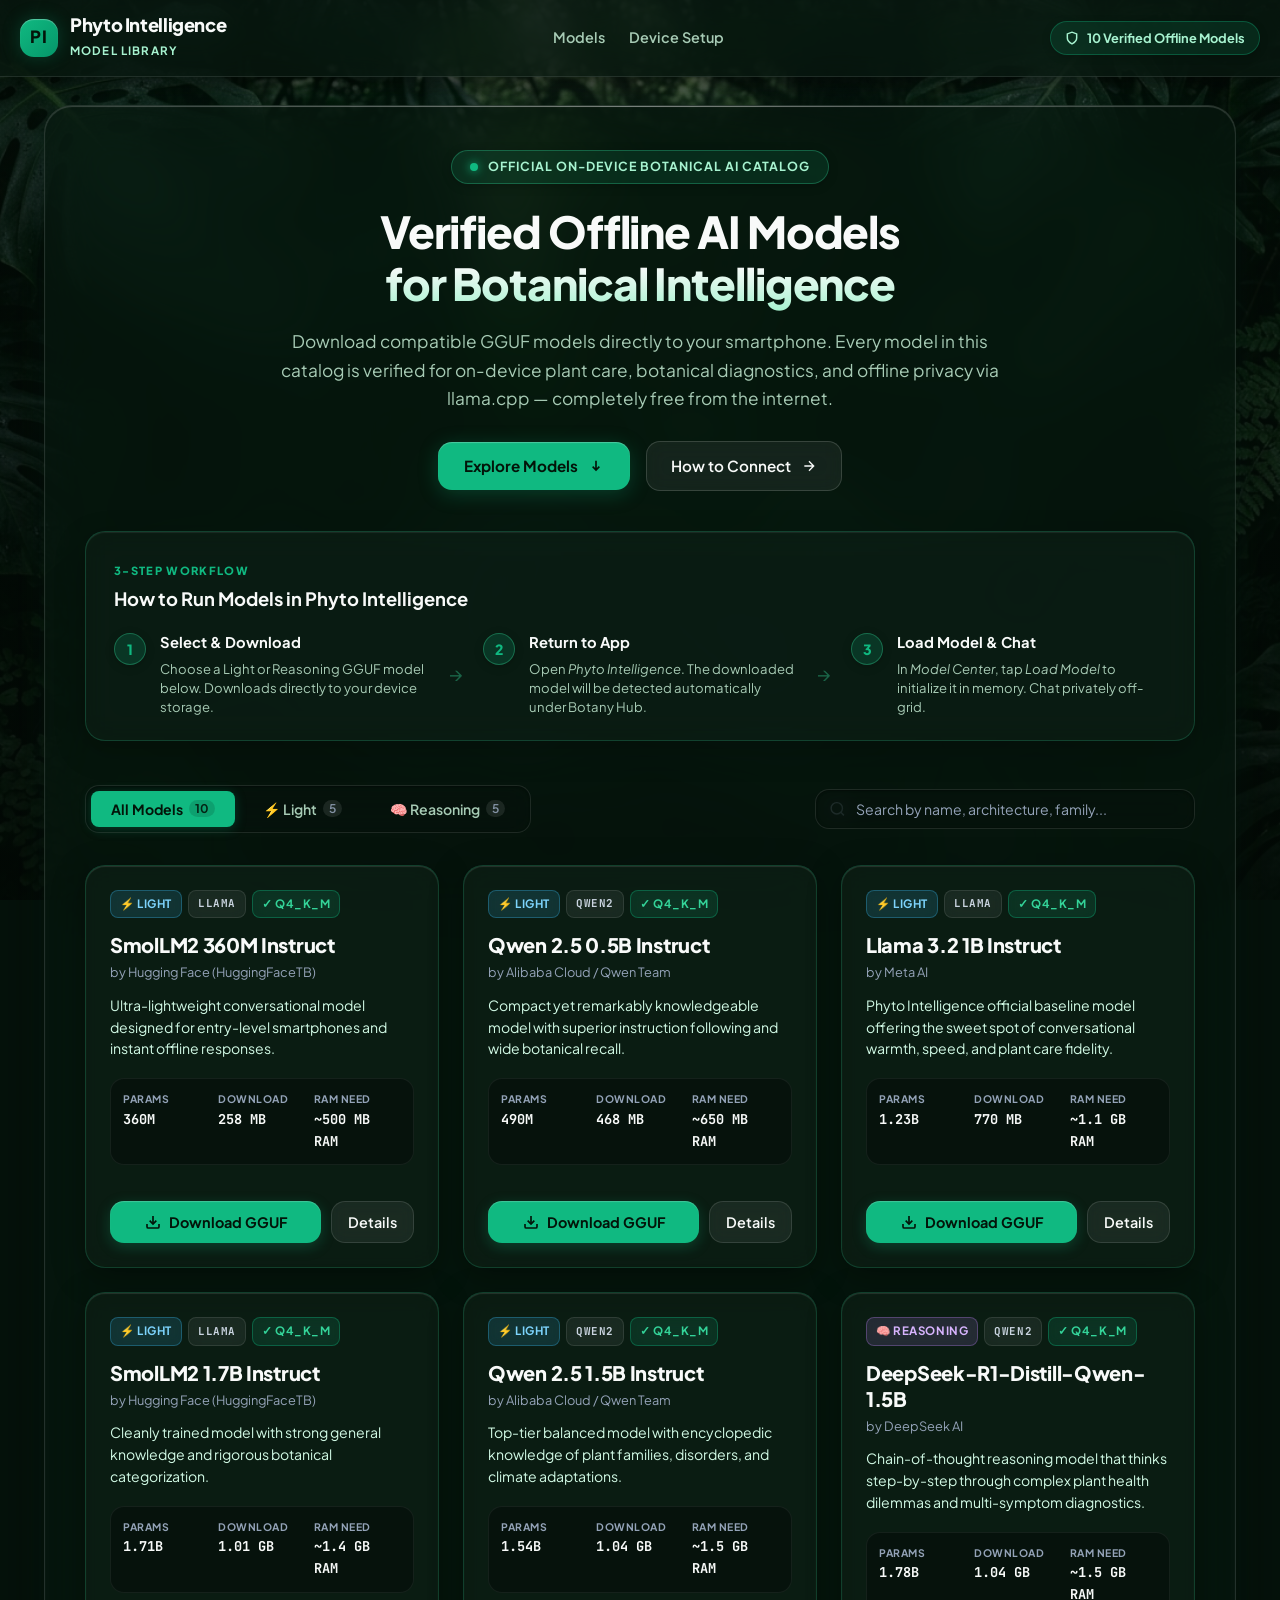
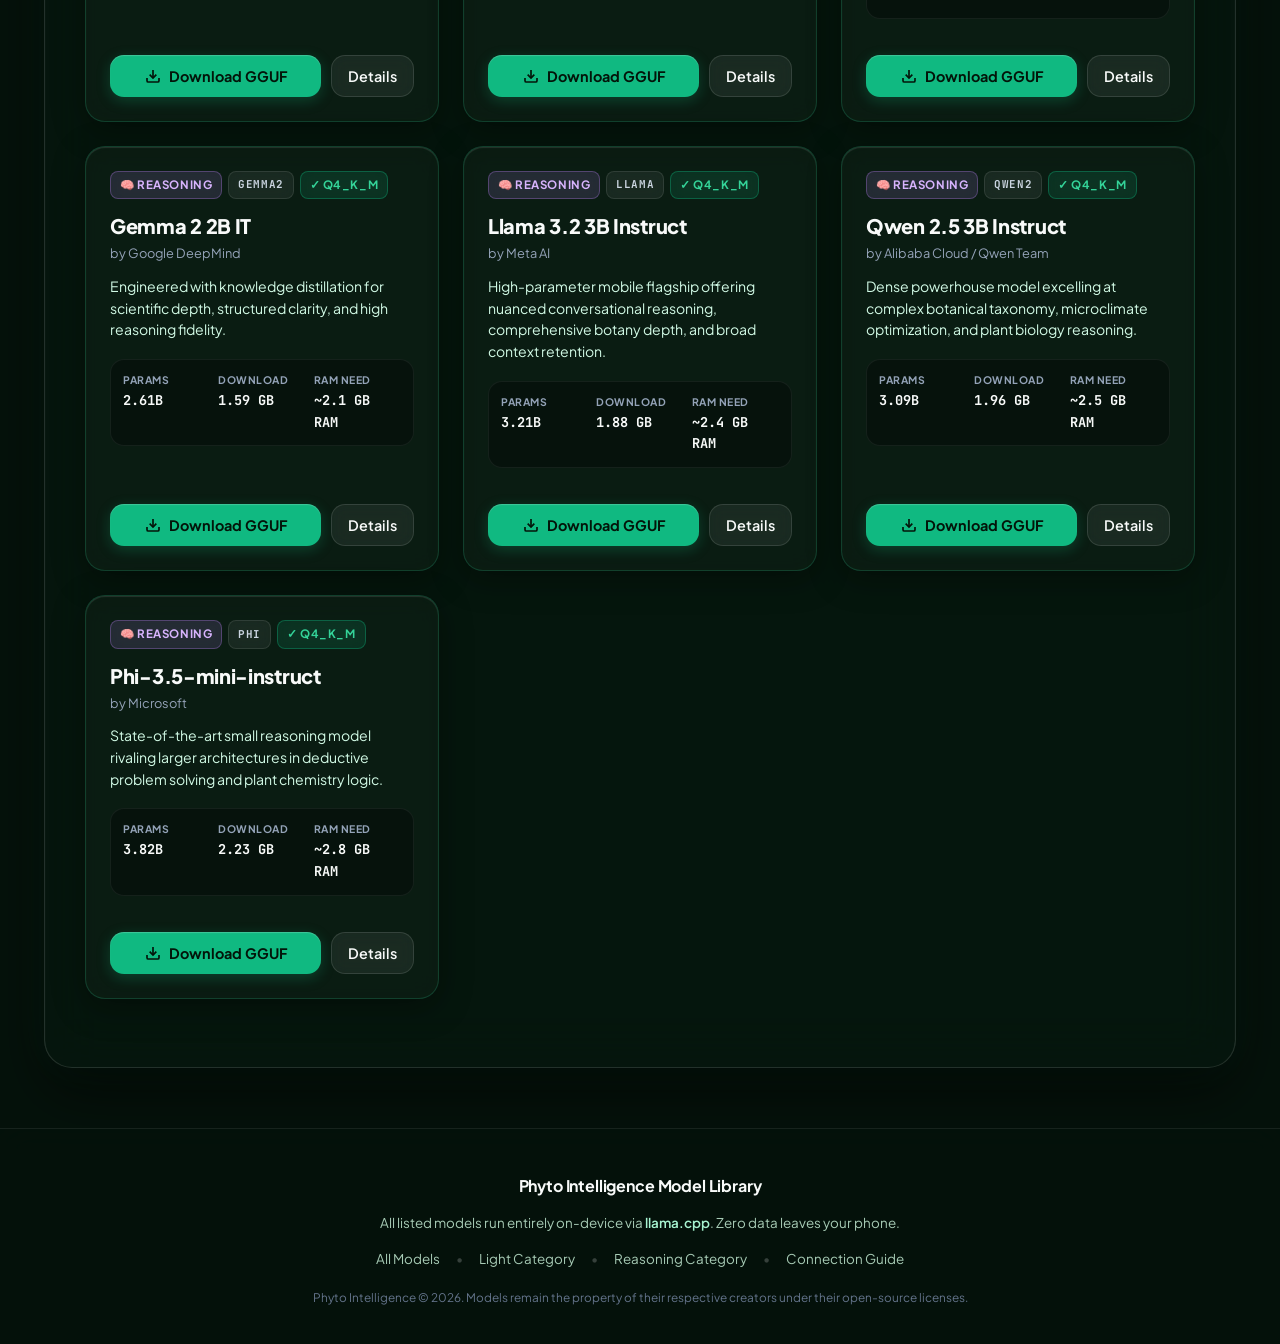
<file: index.html>
<!DOCTYPE html>
<html lang="en">
<head>
  <meta charset="UTF-8">
  <meta name="viewport" content="width=device-width, initial-scale=1.0">
  <title>Phyto Intelligence — Model Library | Verified Plant-Capable Offline AI</title>
  <meta name="description" content="Discover and download verified plant-capable GGUF models for Phyto Intelligence Android app. Private, on-device botanical intelligence running via llama.cpp.">
  <link rel="preconnect" href="https://fonts.googleapis.com">
  <link rel="preconnect" href="https://fonts.gstatic.com" crossorigin>
  <link href="https://fonts.googleapis.com/css2?family=Plus+Jakarta+Sans:wght@400;500;600;700;800&family=JetBrains+Mono:wght@500;700&display=swap" rel="stylesheet">
  <link rel="stylesheet" href="styles.css">
</head>
<body>

  <!-- Background Ambience & Photographic Foliage -->
  <div class="botanical-viewport-bg" aria-hidden="true"></div>

  <!-- Top Acrylic Floating Header -->
  <header class="header-acrylic">
    <div class="container header-content">
      <a href="#" class="brand" aria-label="Phyto Intelligence Home">
        <div class="brand-icon">
          <span class="brand-monogram">PI</span>
        </div>
        <div class="brand-titles">
          <h1>Phyto Intelligence</h1>
          <span>Model Library</span>
        </div>
      </a>

      <nav class="header-nav" aria-label="Quick Navigation">
        <a href="#models" class="nav-link">Models</a>
        <a href="#guide" class="nav-link">Device Setup</a>
      </nav>

      <div class="header-badge">
        <svg width="14" height="14" fill="none" stroke="currentColor" stroke-width="2.5" viewBox="0 0 24 24" aria-hidden="true">
          <path d="M12 22s8-4 8-10V5l-8-3-8 3v7c0 6 8 10 8 10z"/>
        </svg>
        <span>10 Verified Offline Models</span>
      </div>
    </div>
  </header>

  <!-- Main Acrylic Structural Surface -->
  <main class="container main-content-wrap">
    <div class="acrylic-canvas">

      <!-- Hero Section -->
      <section class="hero">
        <div class="hero-pill">
          <span class="pill-dot"></span>
          <span>OFFICIAL ON-DEVICE BOTANICAL AI CATALOG</span>
        </div>
        <h2>Verified Offline AI Models<br><span class="hero-gradient-text">for Botanical Intelligence</span></h2>
        <p class="hero-desc">
          Download compatible GGUF models directly to your smartphone. Every model in this catalog is verified for on-device plant care, botanical diagnostics, and offline privacy via llama.cpp — completely free from the internet.
        </p>

        <div class="hero-actions">
          <a href="#models" class="btn-hero-primary">
            <span>Explore Models</span>
            <svg width="16" height="16" fill="none" stroke="currentColor" stroke-width="2.5" viewBox="0 0 24 24">
              <path d="M7 13l5 5 5-5M12 4v14"/>
            </svg>
          </a>
          <a href="#guide" class="btn-hero-secondary">
            <span>How to Connect</span>
            <svg width="16" height="16" fill="none" stroke="currentColor" stroke-width="2" viewBox="0 0 24 24">
              <path d="M5 12h14M12 5l7 7-7 7"/>
            </svg>
          </a>
        </div>

        <!-- 3-Step App Guide Banner -->
        <div class="app-guide-banner" id="guide">
          <div class="guide-header">
            <span class="guide-tag">3-STEP WORKFLOW</span>
            <h3 class="guide-title">How to Run Models in Phyto Intelligence</h3>
          </div>
          <div class="guide-step-group">
            <div class="guide-step">
              <div class="step-num">1</div>
              <div class="step-content">
                <strong>Select &amp; Download</strong>
                <p>Choose a Light or Reasoning GGUF model below. Downloads directly to your device storage.</p>
              </div>
            </div>
            <div class="guide-step-divider" aria-hidden="true">&rarr;</div>
            <div class="guide-step">
              <div class="step-num">2</div>
              <div class="step-content">
                <strong>Return to App</strong>
                <p>Open <em>Phyto Intelligence</em>. The downloaded model will be detected automatically under Botany Hub.</p>
              </div>
            </div>
            <div class="guide-step-divider" aria-hidden="true">&rarr;</div>
            <div class="guide-step">
              <div class="step-num">3</div>
              <div class="step-content">
                <strong>Load Model &amp; Chat</strong>
                <p>In <em>Model Center</em>, tap <em>Load Model</em> to initialize it in memory. Chat privately off-grid.</p>
              </div>
            </div>
          </div>
        </div>
      </section>

      <!-- Controls Bar: Category Filters & Search -->
      <section class="controls-bar" id="models">
        <div class="category-tabs" role="tablist" aria-label="Model Categories">
          <button class="tab-btn active" data-category="all" role="tab" aria-selected="true">
            All Models <span class="tab-count" id="countAll">10</span>
          </button>
          <button class="tab-btn" data-category="light" role="tab" aria-selected="false">
            ⚡ Light <span class="tab-count" id="countLight">5</span>
          </button>
          <button class="tab-btn" data-category="reasoning" role="tab" aria-selected="false">
            🧠 Reasoning <span class="tab-count" id="countReasoning">5</span>
          </button>
        </div>

        <div class="search-box">
          <svg class="search-icon" fill="none" stroke="currentColor" stroke-width="2" viewBox="0 0 24 24" aria-hidden="true">
            <circle cx="11" cy="11" r="8"></circle>
            <line x1="21" y1="21" x2="16.65" y2="16.65"></line>
          </svg>
          <input 
            type="text" 
            id="searchInput" 
            class="search-input" 
            placeholder="Search by name, architecture, family..." 
            aria-label="Search models"
          />
        </div>
      </section>

      <!-- Model Card Grid -->
      <section class="model-grid" id="modelGrid" aria-live="polite">
        <!-- Injected dynamically by app.js -->
      </section>

    </div>
  </main>

  <!-- Detailed Model Specs Modal -->
  <div class="modal-overlay" id="modalOverlay" role="dialog" aria-modal="true" aria-labelledby="modalTitle">
    <div class="modal-content">
      <button class="modal-close" id="modalCloseBtn" aria-label="Close modal">&times;</button>
      <div class="modal-header">
        <div class="badge-group" id="modalBadges"></div>
        <h2 class="modal-title" id="modalTitle"></h2>
        <div class="model-publisher" id="modalPublisher"></div>
        <p class="model-desc" id="modalDesc"></p>
      </div>

      <div class="modal-section-title">Plant &amp; Botanical Capabilities</div>
      <ul class="strengths-list" id="modalStrengths"></ul>

      <div class="modal-section-title">Technical Specifications &amp; Compatibility</div>
      <table class="specs-table" id="modalSpecs"></table>

      <div class="modal-actions">
        <button class="btn-download" id="modalDownloadBtn">
          <svg width="16" height="16" fill="none" stroke="currentColor" stroke-width="2.5" viewBox="0 0 24 24" aria-hidden="true">
            <path d="M21 15v4a2 2 0 0 1-2 2H5a2 2 0 0 1-2-2v-4"></path>
            <polyline points="7 10 12 15 17 10"></polyline>
            <line x1="12" y1="15" x2="12" y2="3"></line>
          </svg>
          Download GGUF File
        </button>
        <button class="btn-copy-url" id="modalCopyBtn">
          <svg width="16" height="16" fill="none" stroke="currentColor" stroke-width="2" viewBox="0 0 24 24" aria-hidden="true">
            <rect x="9" y="9" width="13" height="13" rx="2" ry="2"></rect>
            <path d="M5 15H4a2 2 0 0 1-2-2V4a2 2 0 0 1 2-2h9a2 2 0 0 1 2 2v1"></path>
          </svg>
          Copy Direct Download Link
        </button>
      </div>
    </div>
  </div>

  <!-- Floating Toast Notification -->
  <div class="toast" id="toast" role="status" aria-live="polite">
    <svg class="toast-icon" fill="none" stroke="currentColor" stroke-width="2.5" viewBox="0 0 24 24" aria-hidden="true">
      <path d="M22 11.08V12a10 10 0 1 1-5.93-9.14"></path>
      <polyline points="22 4 12 14.01 9 11.01"></polyline>
    </svg>
    <span id="toastText">Download initiated.</span>
  </div>

  <!-- Footer -->
  <footer class="footer-acrylic">
    <div class="container footer-content">
      <div class="brand-titles">
        <strong style="color: var(--text-pure); font-size: 1rem; letter-spacing: -0.01em;">Phyto Intelligence Model Library</strong>
      </div>
      <p class="footer-desc">
        All listed models run entirely on-device via <a href="https://github.com/ggerganov/llama.cpp" target="_blank" rel="noopener" class="footer-accent-link">llama.cpp</a>. Zero data leaves your phone.
      </p>
      <div class="footer-links">
        <a href="#models">All Models</a>
        <span class="sep">&bull;</span>
        <a href="#models">Light Category</a>
        <span class="sep">&bull;</span>
        <a href="#models">Reasoning Category</a>
        <span class="sep">&bull;</span>
        <a href="#guide">Connection Guide</a>
      </div>
      <div class="footer-copy">
        Phyto Intelligence &copy; 2026. Models remain the property of their respective creators under their open-source licenses.
      </div>
    </div>
  </footer>

  <!-- Scripts -->
  <script src="models.js"></script>
  <script src="app.js"></script>
</body>
</html>
</file>
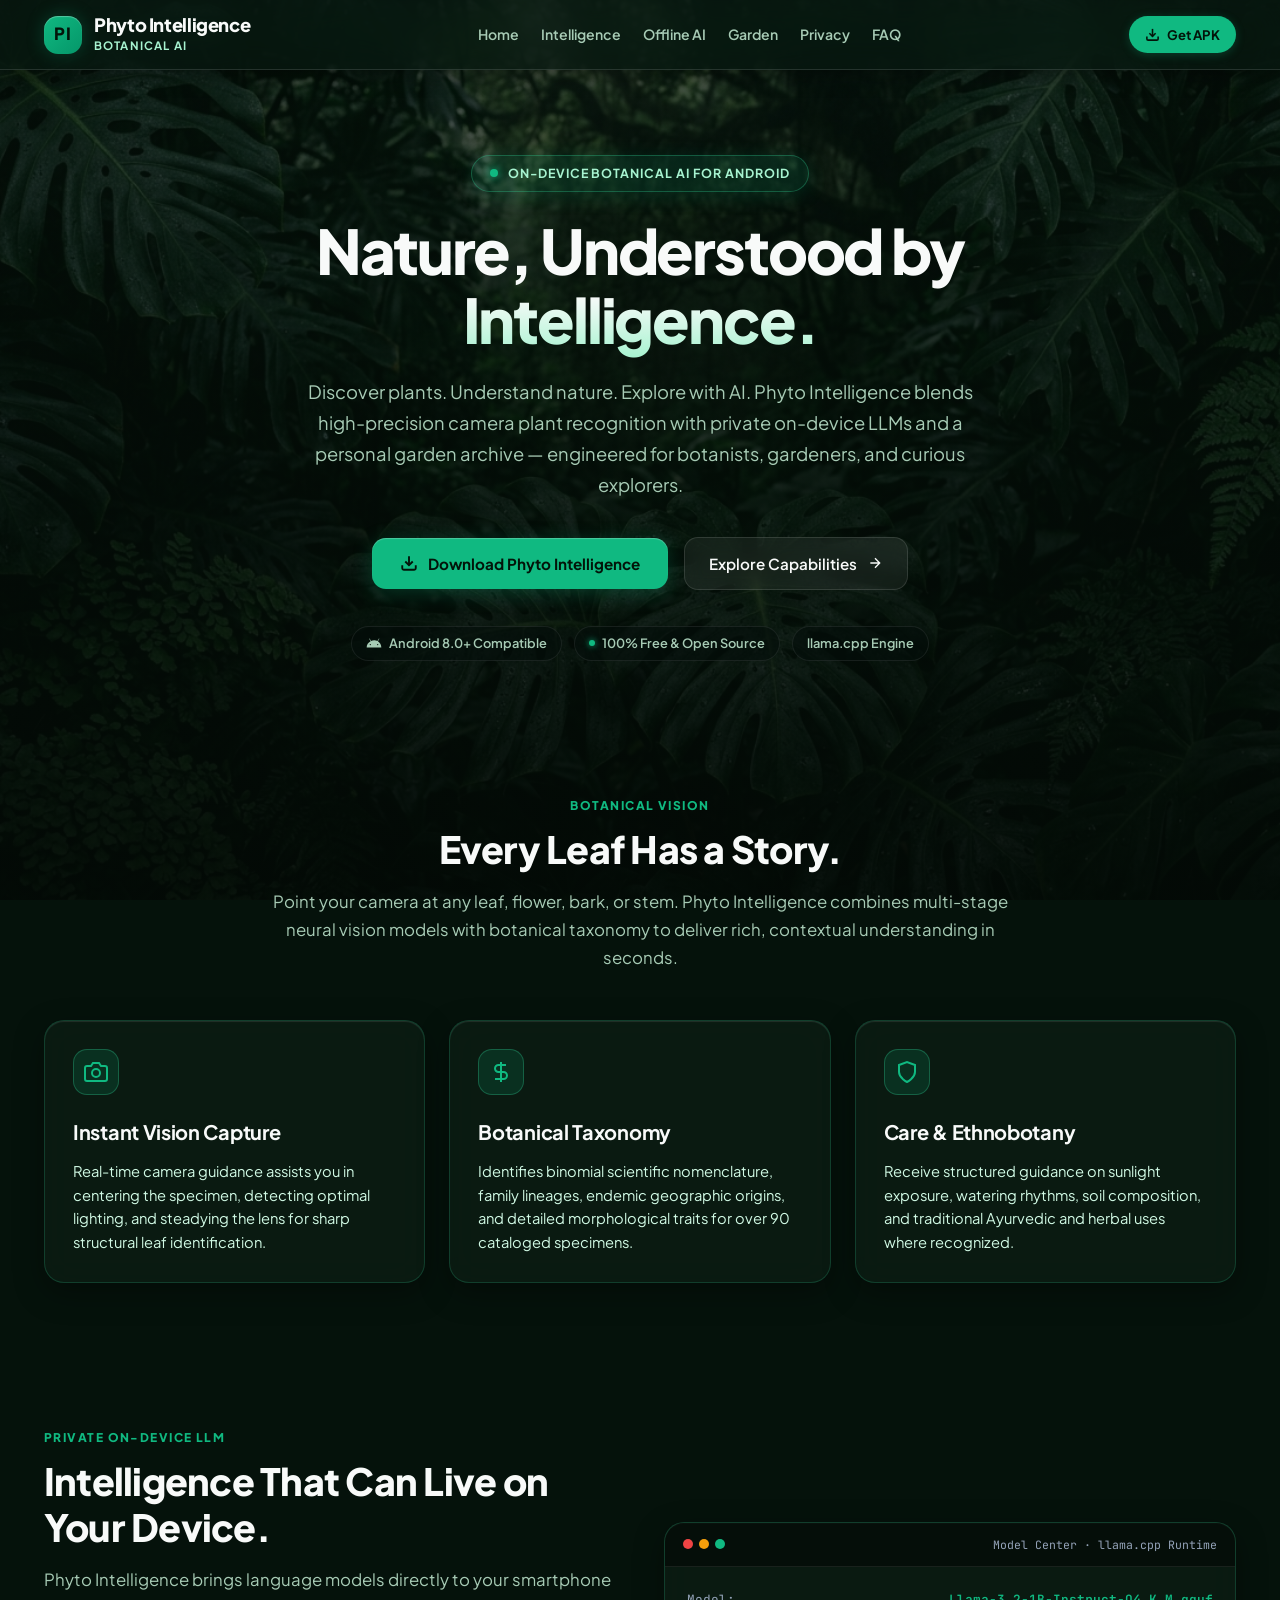
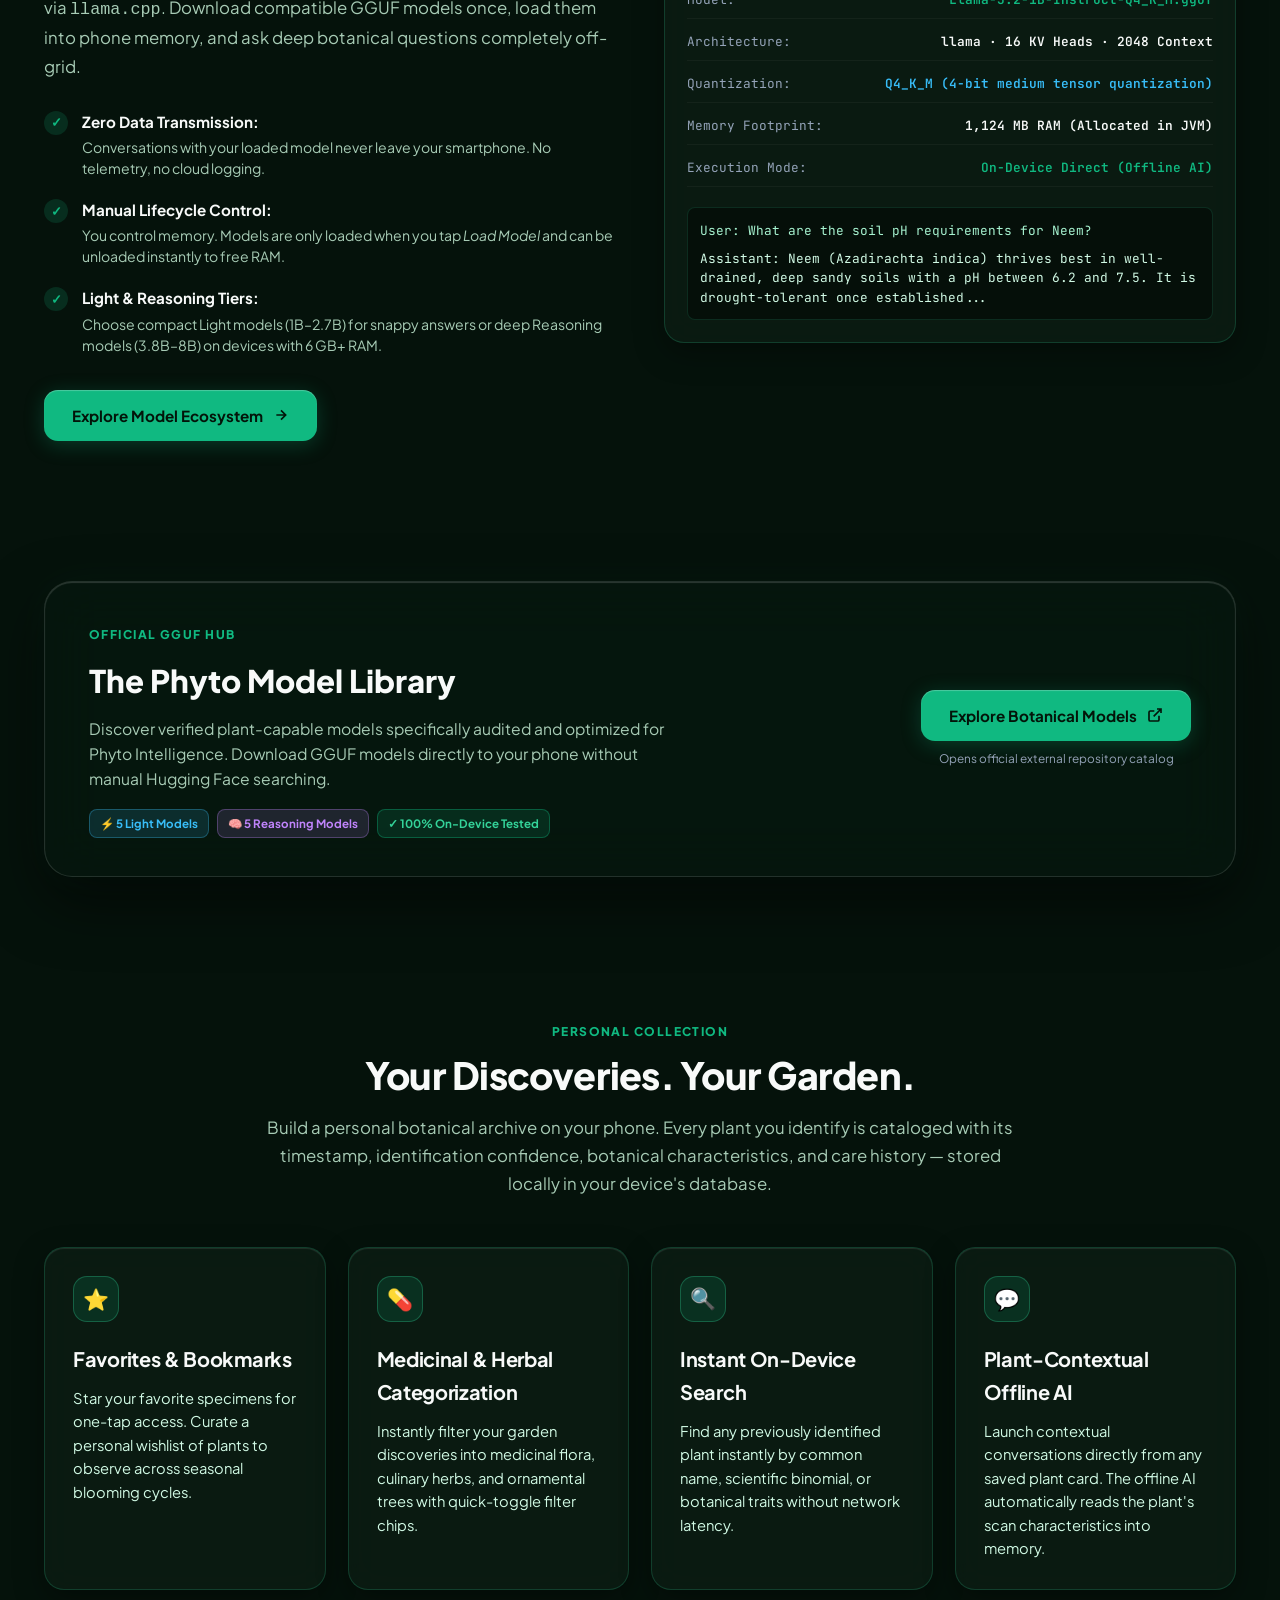
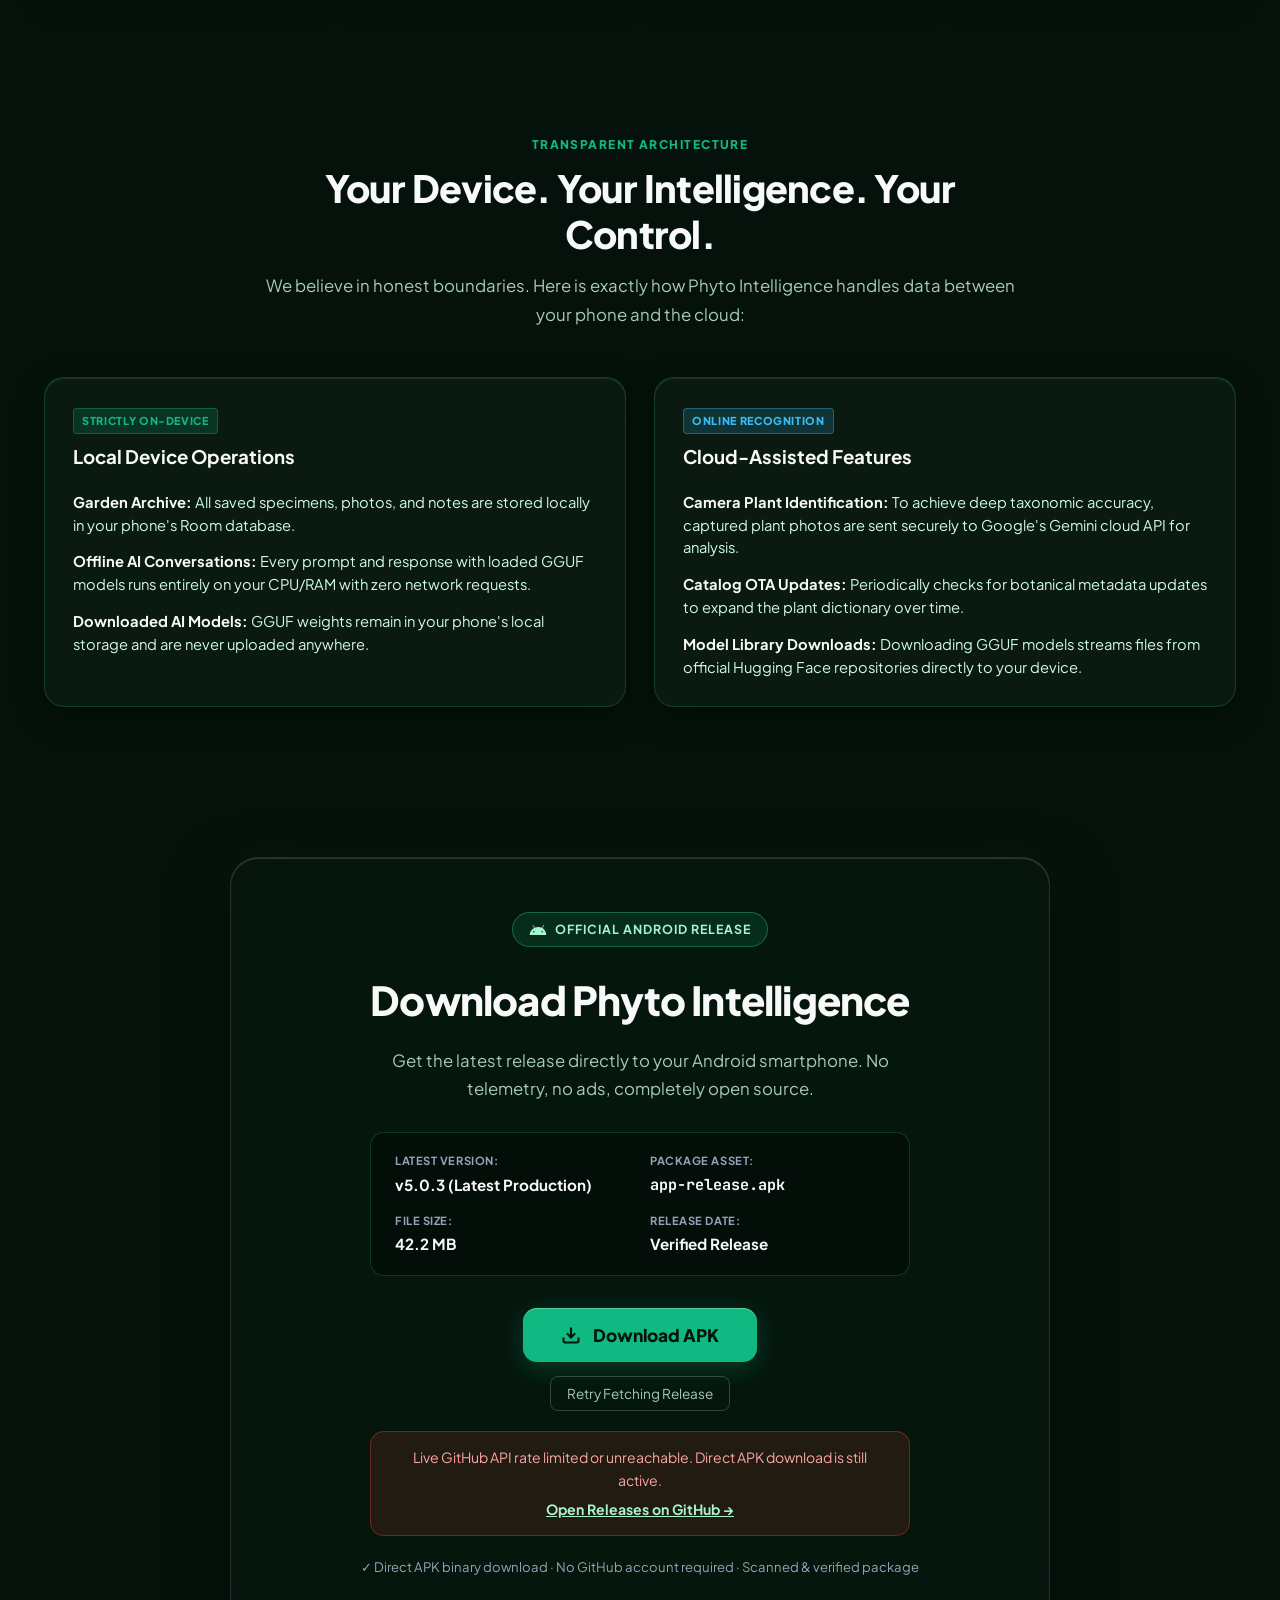
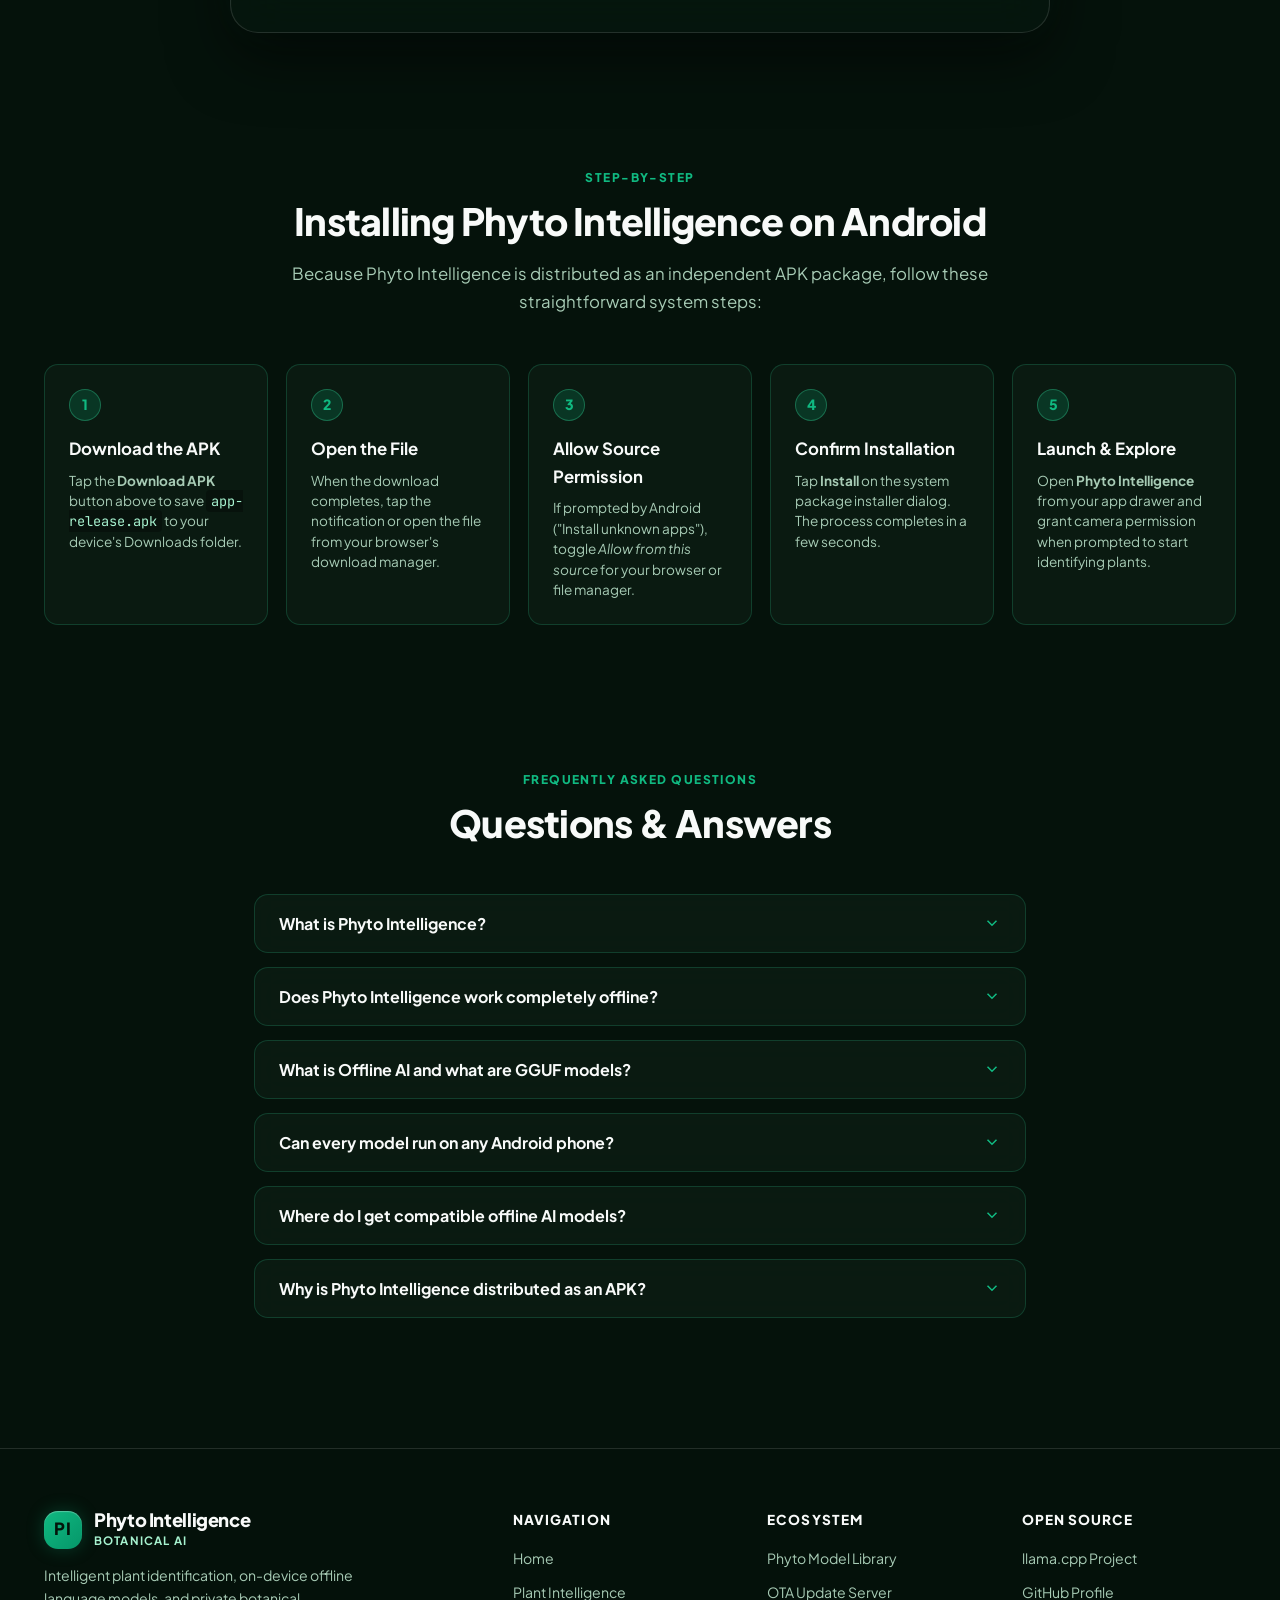
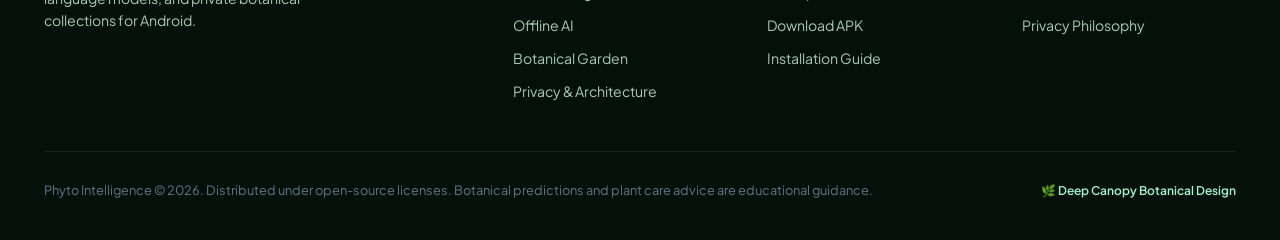
<file: app/index.html>
<!DOCTYPE html>
<html lang="en">
<head>
  <meta charset="UTF-8">
  <meta name="viewport" content="width=device-width, initial-scale=1.0">
  <title>Phyto Intelligence — AI-Powered Botanical Intelligence for Android</title>
  <meta name="description" content="Phyto Intelligence is an on-device botanical AI app for Android. Identify plants, run local AI models, and grow your personal garden archive completely offline.">
  <meta name="keywords" content="Phyto Intelligence, Plant Identification, Offline AI, Botanical AI, Android APK, GGUF Models, llama.cpp, Plant Care">
  <link rel="canonical" href="https://ganesh7t755.github.io/phyto-model-library/app/">
  <meta name="robots" content="index, follow">
  <meta name="google-site-verification" content="wI42kOMHkFz5e6t4PW05M5mYaTDR3twAKYVbeaNZb9M" />
  
  <!-- Open Graph / Social Meta -->
  <meta property="og:type" content="website">
  <meta property="og:title" content="Phyto Intelligence — AI-Powered Botanical Intelligence">
  <meta property="og:description" content="Discover plants. Understand nature. Explore on-device offline AI and build your personal botanical garden on Android.">
  <meta property="og:url" content="https://ganesh7t755.github.io/phyto-model-library/app/">
  <meta property="og:site_name" content="Phyto Intelligence">
  <meta property="og:image" content="https://ganesh7t755.github.io/phyto-model-library/app/assets/botanical-canopy.jpg">
  <meta property="og:image:alt" content="Phyto Intelligence Botanical Canopy">

  <!-- Twitter / X Card Meta -->
  <meta name="twitter:card" content="summary_large_image">
  <meta name="twitter:title" content="Phyto Intelligence — AI-Powered Botanical Intelligence">
  <meta name="twitter:description" content="Discover plants. Understand nature. Explore on-device offline AI and build your personal botanical garden on Android.">
  <meta name="twitter:image" content="https://ganesh7t755.github.io/phyto-model-library/app/assets/botanical-canopy.jpg">
  <meta name="twitter:image:alt" content="Phyto Intelligence Botanical Canopy">
  <meta name="theme-color" content="#05120B">

  <!-- Typography -->
  <link rel="preconnect" href="https://fonts.googleapis.com">
  <link rel="preconnect" href="https://fonts.gstatic.com" crossorigin>
  <link href="https://fonts.googleapis.com/css2?family=Plus+Jakarta+Sans:wght@400;500;600;700;800&family=JetBrains+Mono:wght@500;700&display=swap" rel="stylesheet">
  
  <link rel="stylesheet" href="styles.css">

  <!-- Structured Data (Schema.org JSON-LD) -->
  <script type="application/ld+json">
  {
    "@context": "https://schema.org",
    "@graph": [
      {
        "@type": "SoftwareApplication",
        "@id": "https://ganesh7t755.github.io/phyto-model-library/app/#software",
        "name": "Phyto Intelligence",
        "applicationCategory": "UtilitiesApplication",
        "operatingSystem": "Android 8.0+",
        "description": "On-device botanical AI application for Android featuring offline plant identification, local LLM execution via llama.cpp, and a personal garden archive.",
        "image": "https://ganesh7t755.github.io/phyto-model-library/app/assets/botanical-canopy.jpg",
        "url": "https://ganesh7t755.github.io/phyto-model-library/app/",
        "downloadUrl": "https://github.com/Ganesh7t755/Phyto-Update-Server/releases",
        "offers": {
          "@type": "Offer",
          "price": "0",
          "priceCurrency": "USD"
        }
      },
      {
        "@type": "FAQPage",
        "@id": "https://ganesh7t755.github.io/phyto-model-library/app/#faq",
        "mainEntity": [
          {
            "@type": "Question",
            "name": "What is Phyto Intelligence?",
            "acceptedAnswer": {
              "@type": "Answer",
              "text": "Phyto Intelligence is an open-source Android application designed for plant identification, botanical exploration, and on-device offline conversational intelligence. It allows you to recognize plant species using your camera, save discoveries to a local garden archive, and converse with local language models without an internet connection."
            }
          },
          {
            "@type": "Question",
            "name": "Does Phyto Intelligence work completely offline?",
            "acceptedAnswer": {
              "@type": "Answer",
              "text": "The application is designed with a hybrid architecture: Your saved Garden Archive and all Offline AI chat features run 100% on your device without internet access once a model is downloaded. Camera plant identification utilizes cloud-assisted AI (Google Gemini) for deep taxonomic precision, which requires an active data connection."
            }
          },
          {
            "@type": "Question",
            "name": "What is Offline AI and what are GGUF models?",
            "acceptedAnswer": {
              "@type": "Answer",
              "text": "GGUF is a standardized, highly optimized binary file format designed by the llama.cpp project for running large language models directly on local consumer hardware (including smartphone CPUs). Phyto Intelligence embeds llama.cpp so you can run quantized botanical models right on your phone without remote servers."
            }
          },
          {
            "@type": "Question",
            "name": "Can every model run on any Android phone?",
            "acceptedAnswer": {
              "@type": "Answer",
              "text": "No. Performance depends heavily on your phone's processor and available RAM. Light models (1B to 2.7B parameters, ~700 MB to 1.8 GB file size) run comfortably on most phones with 4 GB to 6 GB RAM. Reasoning models (3.8B to 8B parameters, 2 GB+ file size) require phones with 6 GB to 8 GB+ RAM for stable execution."
            }
          },
          {
            "@type": "Question",
            "name": "Where do I get compatible offline AI models?",
            "acceptedAnswer": {
              "@type": "Answer",
              "text": "We host the official Phyto Model Library, featuring 10 curated and verified botanical models. When you download a model from the library, returning to the Phyto Intelligence app automatically detects the file in your downloads folder."
            }
          },
          {
            "@type": "Question",
            "name": "Why is Phyto Intelligence distributed as an APK?",
            "acceptedAnswer": {
              "@type": "Answer",
              "text": "Distributing directly as an APK allows full freedom for native C++ binary execution (llama.cpp JNI bindings), rapid OTA model catalog synchronization, and direct user ownership without proprietary app-store restrictions."
            }
          }
        ]
      }
    ]
  }
  </script>
</head>
<body>

  <!-- Full-Page Atmospheric Botanical Background -->
  <div class="botanical-viewport-bg" aria-hidden="true"></div>

  <!-- A. NAVIGATION -->
  <header class="header-acrylic" id="topNav">
    <div class="container header-container">
      <a href="#" class="brand" aria-label="Phyto Intelligence Home">
        <div class="brand-icon">
          <span class="brand-monogram">PI</span>
        </div>
        <div class="brand-titles">
          <span class="brand-main">Phyto Intelligence</span>
          <span class="brand-sub">Botanical AI</span>
        </div>
      </a>

      <nav class="desktop-nav" aria-label="Main Navigation">
        <a href="#hero" class="nav-link">Home</a>
        <a href="#intelligence" class="nav-link">Intelligence</a>
        <a href="#offline-ai" class="nav-link">Offline AI</a>
        <a href="#garden" class="nav-link">Garden</a>
        <a href="#privacy" class="nav-link">Privacy</a>
        <a href="#faq" class="nav-link">FAQ</a>
      </nav>

      <div class="header-actions">
        <a href="#download" class="btn-nav-download">
          <svg width="15" height="15" fill="none" stroke="currentColor" stroke-width="2.5" viewBox="0 0 24 24" aria-hidden="true">
            <path d="M21 15v4a2 2 0 0 1-2 2H5a2 2 0 0 1-2-2v-4"></path>
            <polyline points="7 10 12 15 17 10"></polyline>
            <line x1="12" y1="15" x2="12" y2="3"></line>
          </svg>
          <span>Get APK</span>
        </a>
        <button class="mobile-menu-toggle" id="mobileMenuBtn" aria-label="Toggle mobile menu" aria-expanded="false">
          <span class="hamburger-bar"></span>
          <span class="hamburger-bar"></span>
          <span class="hamburger-bar"></span>
        </button>
      </div>
    </div>

    <!-- Mobile Slide-Down Menu -->
    <div class="mobile-menu-drawer" id="mobileDrawer" aria-hidden="true">
      <nav class="mobile-nav">
        <a href="#hero" class="mobile-nav-link">Home</a>
        <a href="#intelligence" class="mobile-nav-link">Plant Intelligence</a>
        <a href="#offline-ai" class="mobile-nav-link">Offline AI &amp; Models</a>
        <a href="#garden" class="mobile-nav-link">Botanical Garden</a>
        <a href="#privacy" class="mobile-nav-link">Privacy &amp; Security</a>
        <a href="#faq" class="mobile-nav-link">Frequently Asked Questions</a>
        <a href="#download" class="mobile-nav-cta">Download Latest APK</a>
      </nav>
    </div>
  </header>

  <!-- MAIN WRAPPER -->
  <main class="page-body">

    <!-- B. HERO SECTION -->
    <section class="section-hero" id="hero">
      <div class="container hero-container">
        <div class="hero-content">
          <div class="hero-badge">
            <span class="badge-dot"></span>
            <span>ON-DEVICE BOTANICAL AI FOR ANDROID</span>
          </div>
          <h1 class="hero-title">
            Nature, Understood by <span class="highlight-gradient">Intelligence.</span>
          </h1>
          <p class="hero-subtitle">
            Discover plants. Understand nature. Explore with AI. Phyto Intelligence blends high-precision camera plant recognition with private on-device LLMs and a personal garden archive — engineered for botanists, gardeners, and curious explorers.
          </p>

          <div class="hero-cta-group">
            <a href="#download" class="btn-primary hero-btn">
              <svg width="18" height="18" fill="none" stroke="currentColor" stroke-width="2.5" viewBox="0 0 24 24" aria-hidden="true">
                <path d="M21 15v4a2 2 0 0 1-2 2H5a2 2 0 0 1-2-2v-4"></path>
                <polyline points="7 10 12 15 17 10"></polyline>
                <line x1="12" y1="15" x2="12" y2="3"></line>
              </svg>
              <span>Download Phyto Intelligence</span>
            </a>
            <a href="#intelligence" class="btn-secondary hero-btn">
              <span>Explore Capabilities</span>
              <svg width="16" height="16" fill="none" stroke="currentColor" stroke-width="2" viewBox="0 0 24 24" aria-hidden="true">
                <path d="M5 12h14M12 5l7 7-7 7"/>
              </svg>
            </a>
          </div>

          <div class="hero-platform-meta">
            <div class="meta-pill">
              <svg width="16" height="16" viewBox="0 0 24 24" fill="currentColor">
                <path d="M17.523 15.3414c-.5511 0-.9993-.4486-.9993-1.0001 0-.5516.4482-1.0002.9993-1.0002.5516 0 .9997.4486.9997 1.0002 0 .5515-.4481 1.0001-.9997 1.0001m-11.046 0c-.5511 0-.9993-.4486-.9993-1.0001 0-.5516.4482-1.0002.9993-1.0002.5516 0 .9997.4486.9997 1.0002 0 .5515-.4481 1.0001-.9997 1.0001m11.4045-6.02l1.9965-3.4567c.1054-.1824.043-.4167-.1398-.5223-.1827-.1055-.4169-.0431-.5224.1396l-2.0252 3.5064c-1.429-.6516-3.037-1.0185-4.7896-1.0185-1.7527 0-3.3607.3669-4.7897 1.0185L5.5861 5.482c-.1055-.1827-.3397-.2451-.5224-.1396-.1828.1056-.2452.3399-.1398.5223l1.9965 3.4567C3.1979 11.2335 1 14.6309 1 18.5714h22c0-3.9405-2.1979-7.3379-5.1185-9.25"/>
              </svg>
              <span>Android 8.0+ Compatible</span>
            </div>
            <div class="meta-pill">
              <span class="status-indicator-green"></span>
              <span>100% Free &amp; Open Source</span>
            </div>
            <div class="meta-pill">
              <span>llama.cpp Engine</span>
            </div>
          </div>
        </div>
      </div>
    </section>

    <!-- C. PLANT INTELLIGENCE -->
    <section class="section-glass" id="intelligence">
      <div class="container">
        <div class="section-intro text-center">
          <span class="section-eyebrow">BOTANICAL VISION</span>
          <h2 class="section-title">Every Leaf Has a Story.</h2>
          <p class="section-description">
            Point your camera at any leaf, flower, bark, or stem. Phyto Intelligence combines multi-stage neural vision models with botanical taxonomy to deliver rich, contextual understanding in seconds.
          </p>
        </div>

        <div class="grid-three">
          <div class="acrylic-card">
            <div class="card-icon-box">
              <svg viewBox="0 0 24 24" fill="none" stroke="currentColor" stroke-width="2">
                <path d="M23 19a2 2 0 0 1-2 2H3a2 2 0 0 1-2-2V8a2 2 0 0 1 2-2h4l2-3h6l2 3h4a2 2 0 0 1 2 2z"></path>
                <circle cx="12" cy="13" r="4"></circle>
              </svg>
            </div>
            <h3 class="card-title">Instant Vision Capture</h3>
            <p class="card-text">
              Real-time camera guidance assists you in centering the specimen, detecting optimal lighting, and steadying the lens for sharp structural leaf identification.
            </p>
          </div>

          <div class="acrylic-card">
            <div class="card-icon-box">
              <svg viewBox="0 0 24 24" fill="none" stroke="currentColor" stroke-width="2">
                <path d="M12 2v20M17 5H9.5a3.5 3.5 0 0 0 0 7h5a3.5 3.5 0 0 1 0 7H6"></path>
              </svg>
            </div>
            <h3 class="card-title">Botanical Taxonomy</h3>
            <p class="card-text">
              Identifies binomial scientific nomenclature, family lineages, endemic geographic origins, and detailed morphological traits for over 90 cataloged specimens.
            </p>
          </div>

          <div class="acrylic-card">
            <div class="card-icon-box">
              <svg viewBox="0 0 24 24" fill="none" stroke="currentColor" stroke-width="2">
                <path d="M12 22s8-4 8-10V5l-8-3-8 3v7c0 6 8 10 8 10z"></path>
              </svg>
            </div>
            <h3 class="card-title">Care &amp; Ethnobotany</h3>
            <p class="card-text">
              Receive structured guidance on sunlight exposure, watering rhythms, soil composition, and traditional Ayurvedic and herbal uses where recognized.
            </p>
          </div>
        </div>
      </div>
    </section>

    <!-- D. OFFLINE AI SECTION -->
    <section class="section-glass" id="offline-ai">
      <div class="container">
        <div class="split-layout">
          <div class="split-text">
            <span class="section-eyebrow">PRIVATE ON-DEVICE LLM</span>
            <h2 class="section-title">Intelligence That Can Live on Your Device.</h2>
            <p class="section-description">
              Phyto Intelligence brings language models directly to your smartphone via <code>llama.cpp</code>. Download compatible GGUF models once, load them into phone memory, and ask deep botanical questions completely off-grid.
            </p>

            <div class="feature-checklist">
              <div class="check-item">
                <div class="check-icon">✓</div>
                <div>
                  <strong>Zero Data Transmission:</strong>
                  <p>Conversations with your loaded model never leave your smartphone. No telemetry, no cloud logging.</p>
                </div>
              </div>
              <div class="check-item">
                <div class="check-icon">✓</div>
                <div>
                  <strong>Manual Lifecycle Control:</strong>
                  <p>You control memory. Models are only loaded when you tap <em>Load Model</em> and can be unloaded instantly to free RAM.</p>
                </div>
              </div>
              <div class="check-item">
                <div class="check-icon">✓</div>
                <div>
                  <strong>Light &amp; Reasoning Tiers:</strong>
                  <p>Choose compact Light models (1B–2.7B) for snappy answers or deep Reasoning models (3.8B–8B) on devices with 6 GB+ RAM.</p>
                </div>
              </div>
            </div>

            <div class="split-actions">
              <a href="#model-ecosystem" class="btn-primary">
                <span>Explore Model Ecosystem</span>
                <svg width="16" height="16" fill="none" stroke="currentColor" stroke-width="2.5" viewBox="0 0 24 24">
                  <path d="M5 12h14M12 5l7 7-7 7"/>
                </svg>
              </a>
            </div>
          </div>

          <div class="split-visual">
            <div class="acrylic-card terminal-card">
              <div class="terminal-bar">
                <div class="term-dots">
                  <span class="tdot red"></span>
                  <span class="tdot yellow"></span>
                  <span class="tdot green"></span>
                </div>
                <span class="term-title">Model Center · llama.cpp Runtime</span>
              </div>
              <div class="terminal-body">
                <div class="term-row">
                  <span class="term-label">Model:</span>
                  <span class="term-val green">Llama-3.2-1B-Instruct-Q4_K_M.gguf</span>
                </div>
                <div class="term-row">
                  <span class="term-label">Architecture:</span>
                  <span class="term-val">llama · 16 KV Heads · 2048 Context</span>
                </div>
                <div class="term-row">
                  <span class="term-label">Quantization:</span>
                  <span class="term-val cyan">Q4_K_M (4-bit medium tensor quantization)</span>
                </div>
                <div class="term-row">
                  <span class="term-label">Memory Footprint:</span>
                  <span class="term-val">1,124 MB RAM (Allocated in JVM)</span>
                </div>
                <div class="term-row">
                  <span class="term-label">Execution Mode:</span>
                  <span class="term-val green">On-Device Direct (Offline AI)</span>
                </div>
                <div class="term-prompt-box">
                  <div class="prompt-user">User: What are the soil pH requirements for Neem?</div>
                  <div class="prompt-assistant">Assistant: Neem (Azadirachta indica) thrives best in well-drained, deep sandy soils with a pH between 6.2 and 7.5. It is drought-tolerant once established...</div>
                </div>
              </div>
            </div>
          </div>
        </div>
      </div>
    </section>

    <!-- E. MODEL ECOSYSTEM -->
    <section class="section-glass" id="model-ecosystem">
      <div class="container">
        <div class="ecosystem-banner acrylic-canvas">
          <div class="eco-content">
            <span class="section-eyebrow">OFFICIAL GGUF HUB</span>
            <h2 class="eco-title">The Phyto Model Library</h2>
            <p class="eco-desc">
              Discover verified plant-capable models specifically audited and optimized for Phyto Intelligence. Download GGUF models directly to your phone without manual Hugging Face searching.
            </p>
            <div class="eco-tags">
              <span class="badge badge-light">⚡ 5 Light Models</span>
              <span class="badge badge-reasoning">🧠 5 Reasoning Models</span>
              <span class="badge badge-verified">✓ 100% On-Device Tested</span>
            </div>
          </div>
          <div class="eco-action">
            <a href="https://ganesh7t755.github.io/phyto-model-library/" target="_blank" rel="noopener" class="btn-primary eco-btn">
              <span>Explore Botanical Models</span>
              <svg width="16" height="16" fill="none" stroke="currentColor" stroke-width="2.5" viewBox="0 0 24 24">
                <path d="M18 13v6a2 2 0 0 1-2 2H5a2 2 0 0 1-2-2V8a2 2 0 0 1 2-2h6M15 3h6v6M10 14L21 3"/>
              </svg>
            </a>
            <span class="eco-subnote">Opens official external repository catalog</span>
          </div>
        </div>
      </div>
    </section>

    <!-- F. YOUR BOTANICAL GARDEN -->
    <section class="section-glass" id="garden">
      <div class="container">
        <div class="section-intro text-center">
          <span class="section-eyebrow">PERSONAL COLLECTION</span>
          <h2 class="section-title">Your Discoveries. Your Garden.</h2>
          <p class="section-description">
            Build a personal botanical archive on your phone. Every plant you identify is cataloged with its timestamp, identification confidence, botanical characteristics, and care history — stored locally in your device's database.
          </p>
        </div>

        <div class="garden-features-grid">
          <div class="acrylic-card">
            <div class="card-icon-box">⭐</div>
            <h3 class="card-title">Favorites &amp; Bookmarks</h3>
            <p class="card-text">
              Star your favorite specimens for one-tap access. Curate a personal wishlist of plants to observe across seasonal blooming cycles.
            </p>
          </div>

          <div class="acrylic-card">
            <div class="card-icon-box">💊</div>
            <h3 class="card-title">Medicinal &amp; Herbal Categorization</h3>
            <p class="card-text">
              Instantly filter your garden discoveries into medicinal flora, culinary herbs, and ornamental trees with quick-toggle filter chips.
            </p>
          </div>

          <div class="acrylic-card">
            <div class="card-icon-box">🔍</div>
            <h3 class="card-title">Instant On-Device Search</h3>
            <p class="card-text">
              Find any previously identified plant instantly by common name, scientific binomial, or botanical traits without network latency.
            </p>
          </div>

          <div class="acrylic-card">
            <div class="card-icon-box">💬</div>
            <h3 class="card-title">Plant-Contextual Offline AI</h3>
            <p class="card-text">
              Launch contextual conversations directly from any saved plant card. The offline AI automatically reads the plant's scan characteristics into memory.
            </p>
          </div>
        </div>
      </div>
    </section>

    <!-- H. PRIVACY & LOCAL ARCHITECTURE -->
    <section class="section-glass" id="privacy">
      <div class="container">
        <div class="section-intro text-center">
          <span class="section-eyebrow">TRANSPARENT ARCHITECTURE</span>
          <h2 class="section-title">Your Device. Your Intelligence. Your Control.</h2>
          <p class="section-description">
            We believe in honest boundaries. Here is exactly how Phyto Intelligence handles data between your phone and the cloud:
          </p>
        </div>

        <div class="grid-two">
          <div class="acrylic-card">
            <div class="privacy-header">
              <div class="privacy-badge green">STRICTLY ON-DEVICE</div>
              <h3>Local Device Operations</h3>
            </div>
            <ul class="privacy-list">
              <li><strong>Garden Archive:</strong> All saved specimens, photos, and notes are stored locally in your phone's Room database.</li>
              <li><strong>Offline AI Conversations:</strong> Every prompt and response with loaded GGUF models runs entirely on your CPU/RAM with zero network requests.</li>
              <li><strong>Downloaded AI Models:</strong> GGUF weights remain in your phone's local storage and are never uploaded anywhere.</li>
            </ul>
          </div>

          <div class="acrylic-card">
            <div class="privacy-header">
              <div class="privacy-badge cyan">ONLINE RECOGNITION</div>
              <h3>Cloud-Assisted Features</h3>
            </div>
            <ul class="privacy-list">
              <li><strong>Camera Plant Identification:</strong> To achieve deep taxonomic accuracy, captured plant photos are sent securely to Google's Gemini cloud API for analysis.</li>
              <li><strong>Catalog OTA Updates:</strong> Periodically checks for botanical metadata updates to expand the plant dictionary over time.</li>
              <li><strong>Model Library Downloads:</strong> Downloading GGUF models streams files from official Hugging Face repositories directly to your device.</li>
            </ul>
          </div>
        </div>
      </div>
    </section>

    <!-- I. DOWNLOAD SECTION (CRITICAL REQUIREMENT) -->
    <section class="section-download" id="download">
      <div class="container">
        <div class="download-card acrylic-canvas">
          <div class="download-content">
            <div class="download-badge">
              <svg width="18" height="18" viewBox="0 0 24 24" fill="currentColor">
                <path d="M17.523 15.3414c-.5511 0-.9993-.4486-.9993-1.0001 0-.5516.4482-1.0002.9993-1.0002.5516 0 .9997.4486.9997 1.0002 0 .5515-.4481 1.0001-.9997 1.0001m-11.046 0c-.5511 0-.9993-.4486-.9993-1.0001 0-.5516.4482-1.0002.9993-1.0002.5516 0 .9997.4486.9997 1.0002 0 .5515-.4481 1.0001-.9997 1.0001m11.4045-6.02l1.9965-3.4567c.1054-.1824.043-.4167-.1398-.5223-.1827-.1055-.4169-.0431-.5224.1396l-2.0252 3.5064c-1.429-.6516-3.037-1.0185-4.7896-1.0185-1.7527 0-3.3607.3669-4.7897 1.0185L5.5861 5.482c-.1055-.1827-.3397-.2451-.5224-.1396-.1828.1056-.2452.3399-.1398.5223l1.9965 3.4567C3.1979 11.2335 1 14.6309 1 18.5714h22c0-3.9405-2.1979-7.3379-5.1185-9.25"/>
              </svg>
              <span>OFFICIAL ANDROID RELEASE</span>
            </div>

            <h2 class="download-title">Download Phyto Intelligence</h2>
            <p class="download-desc">
              Get the latest release directly to your Android smartphone. No telemetry, no ads, completely open source.
            </p>

            <!-- Dynamic Release Metadata Box -->
            <div class="release-info-box" id="releaseInfoBox">
              <div class="info-row">
                <span class="info-label">Latest Version:</span>
                <span class="info-val" id="releaseVersion">Fetching latest version...</span>
              </div>
              <div class="info-row">
                <span class="info-label">Package Asset:</span>
                <span class="info-val font-mono" id="releaseFileName">app-release.apk</span>
              </div>
              <div class="info-row">
                <span class="info-label">File Size:</span>
                <span class="info-val" id="releaseFileSize">Calculating...</span>
              </div>
              <div class="info-row">
                <span class="info-label">Release Date:</span>
                <span class="info-val" id="releaseDate">—</span>
              </div>
            </div>

            <!-- Dynamic Download Action -->
            <div class="download-actions">
              <button class="btn-download-primary" id="btnDownloadApk" aria-label="Download Android APK">
                <svg width="20" height="20" fill="none" stroke="currentColor" stroke-width="2.5" viewBox="0 0 24 24" aria-hidden="true">
                  <path d="M21 15v4a2 2 0 0 1-2 2H5a2 2 0 0 1-2-2v-4"></path>
                  <polyline points="7 10 12 15 17 10"></polyline>
                  <line x1="12" y1="15" x2="12" y2="3"></line>
                </svg>
                <span id="btnDownloadText">Download APK</span>
              </button>
              
              <button class="btn-retry-release" id="btnRetryRelease" style="display: none;">
                Retry Fetching Release
              </button>
            </div>

            <!-- Error Feedback Box -->
            <div class="release-error-banner" id="releaseErrorBanner" style="display: none;">
              <p id="releaseErrorMessage">Could not fetch release dynamically. Use the direct link below.</p>
              <a href="https://github.com/Ganesh7t755/Phyto-Update-Server/releases" target="_blank" rel="noopener" class="fallback-link">
                Open Releases on GitHub &rarr;
              </a>
            </div>

            <!-- Direct Download Guarantee Notice -->
            <p class="download-guarantee">
              ✓ Direct APK binary download · No GitHub account required · Scanned &amp; verified package
            </p>
          </div>
        </div>
      </div>
    </section>

    <!-- J. INSTALLATION GUIDE -->
    <section class="section-glass" id="install">
      <div class="container">
        <div class="section-intro text-center">
          <span class="section-eyebrow">STEP-BY-STEP</span>
          <h2 class="section-title">Installing Phyto Intelligence on Android</h2>
          <p class="section-description">
            Because Phyto Intelligence is distributed as an independent APK package, follow these straightforward system steps:
          </p>
        </div>

        <div class="install-steps-grid">
          <div class="install-card">
            <div class="install-num">1</div>
            <h4>Download the APK</h4>
            <p>Tap the <strong>Download APK</strong> button above to save <code>app-release.apk</code> to your device's Downloads folder.</p>
          </div>

          <div class="install-card">
            <div class="install-num">2</div>
            <h4>Open the File</h4>
            <p>When the download completes, tap the notification or open the file from your browser's download manager.</p>
          </div>

          <div class="install-card">
            <div class="install-num">3</div>
            <h4>Allow Source Permission</h4>
            <p>If prompted by Android ("Install unknown apps"), toggle <em>Allow from this source</em> for your browser or file manager.</p>
          </div>

          <div class="install-card">
            <div class="install-num">4</div>
            <h4>Confirm Installation</h4>
            <p>Tap <strong>Install</strong> on the system package installer dialog. The process completes in a few seconds.</p>
          </div>

          <div class="install-card">
            <div class="install-num">5</div>
            <h4>Launch &amp; Explore</h4>
            <p>Open <strong>Phyto Intelligence</strong> from your app drawer and grant camera permission when prompted to start identifying plants.</p>
          </div>
        </div>
      </div>
    </section>

    <!-- K. FAQ SECTION -->
    <section class="section-glass" id="faq">
      <div class="container faq-container">
        <div class="section-intro text-center">
          <span class="section-eyebrow">FREQUENTLY ASKED QUESTIONS</span>
          <h2 class="section-title">Questions &amp; Answers</h2>
        </div>

        <div class="faq-accordion">
          <div class="faq-item">
            <button class="faq-question" aria-expanded="false">
              <span>What is Phyto Intelligence?</span>
              <svg class="faq-chevron" width="18" height="18" fill="none" stroke="currentColor" stroke-width="2" viewBox="0 0 24 24"><polyline points="6 9 12 15 18 9"></polyline></svg>
            </button>
            <div class="faq-answer">
              <p>Phyto Intelligence is an open-source Android application designed for plant identification, botanical exploration, and on-device offline conversational intelligence. It allows you to recognize plant species using your camera, save discoveries to a local garden archive, and converse with local language models without an internet connection.</p>
            </div>
          </div>

          <div class="faq-item">
            <button class="faq-question" aria-expanded="false">
              <span>Does Phyto Intelligence work completely offline?</span>
              <svg class="faq-chevron" width="18" height="18" fill="none" stroke="currentColor" stroke-width="2" viewBox="0 0 24 24"><polyline points="6 9 12 15 18 9"></polyline></svg>
            </button>
            <div class="faq-answer">
              <p>The application is designed with a hybrid architecture: Your saved Garden Archive and all Offline AI chat features run 100% on your device without internet access once a model is downloaded. Camera plant identification utilizes cloud-assisted AI (Google Gemini) for deep taxonomic precision, which requires an active data connection.</p>
            </div>
          </div>

          <div class="faq-item">
            <button class="faq-question" aria-expanded="false">
              <span>What is Offline AI and what are GGUF models?</span>
              <svg class="faq-chevron" width="18" height="18" fill="none" stroke="currentColor" stroke-width="2" viewBox="0 0 24 24"><polyline points="6 9 12 15 18 9"></polyline></svg>
            </button>
            <div class="faq-answer">
              <p>GGUF is a standardized, highly optimized binary file format designed by the llama.cpp project for running large language models directly on local consumer hardware (including smartphone CPUs). Phyto Intelligence embeds llama.cpp so you can run quantized botanical models right on your phone without remote servers.</p>
            </div>
          </div>

          <div class="faq-item">
            <button class="faq-question" aria-expanded="false">
              <span>Can every model run on any Android phone?</span>
              <svg class="faq-chevron" width="18" height="18" fill="none" stroke="currentColor" stroke-width="2" viewBox="0 0 24 24"><polyline points="6 9 12 15 18 9"></polyline></svg>
            </button>
            <div class="faq-answer">
              <p>No. Performance depends heavily on your phone's processor and available RAM. <strong>Light models</strong> (1B to 2.7B parameters, ~700 MB to 1.8 GB file size) run comfortably on most phones with 4 GB to 6 GB RAM. <strong>Reasoning models</strong> (3.8B to 8B parameters, 2 GB+ file size) require phones with 6 GB to 8 GB+ RAM for stable execution.</p>
            </div>
          </div>

          <div class="faq-item">
            <button class="faq-question" aria-expanded="false">
              <span>Where do I get compatible offline AI models?</span>
              <svg class="faq-chevron" width="18" height="18" fill="none" stroke="currentColor" stroke-width="2" viewBox="0 0 24 24"><polyline points="6 9 12 15 18 9"></polyline></svg>
            </button>
            <div class="faq-answer">
              <p>We host the official <a href="https://ganesh7t755.github.io/phyto-model-library/" target="_blank" rel="noopener" style="color: var(--emerald);">Phyto Model Library</a>, featuring 10 curated and verified botanical models. When you download a model from the library, returning to the Phyto Intelligence app automatically detects the file in your downloads folder.</p>
            </div>
          </div>

          <div class="faq-item">
            <button class="faq-question" aria-expanded="false">
              <span>Why is Phyto Intelligence distributed as an APK?</span>
              <svg class="faq-chevron" width="18" height="18" fill="none" stroke="currentColor" stroke-width="2" viewBox="0 0 24 24"><polyline points="6 9 12 15 18 9"></polyline></svg>
            </button>
            <div class="faq-answer">
              <p>Distributing directly as an APK allows full freedom for native C++ binary execution (llama.cpp JNI bindings), rapid OTA model catalog synchronization, and direct user ownership without proprietary app-store restrictions.</p>
            </div>
          </div>
        </div>
      </div>
    </section>

  </main>

  <!-- L. FOOTER -->
  <footer class="footer-acrylic">
    <div class="container footer-container">
      <div class="footer-top">
        <div class="footer-brand-col">
          <div class="brand">
            <div class="brand-icon">
              <span class="brand-monogram">PI</span>
            </div>
            <div class="brand-titles">
              <span class="brand-main">Phyto Intelligence</span>
              <span class="brand-sub">Botanical AI</span>
            </div>
          </div>
          <p class="footer-tagline">
            Intelligent plant identification, on-device offline language models, and private botanical collections for Android.
          </p>
        </div>

        <div class="footer-links-col">
          <h4>Navigation</h4>
          <a href="#hero">Home</a>
          <a href="#intelligence">Plant Intelligence</a>
          <a href="#offline-ai">Offline AI</a>
          <a href="#garden">Botanical Garden</a>
          <a href="#privacy">Privacy &amp; Architecture</a>
        </div>

        <div class="footer-links-col">
          <h4>Ecosystem</h4>
          <a href="https://ganesh7t755.github.io/phyto-model-library/" target="_blank" rel="noopener">Phyto Model Library</a>
          <a href="https://github.com/Ganesh7t755/Phyto-Update-Server" target="_blank" rel="noopener">OTA Update Server</a>
          <a href="#download">Download APK</a>
          <a href="#install">Installation Guide</a>
        </div>

        <div class="footer-links-col">
          <h4>Open Source</h4>
          <a href="https://github.com/ggerganov/llama.cpp" target="_blank" rel="noopener">llama.cpp Project</a>
          <a href="https://github.com/Ganesh7t755" target="_blank" rel="noopener">GitHub Profile</a>
          <a href="#privacy">Privacy Philosophy</a>
        </div>
      </div>

      <div class="footer-bottom">
        <div class="footer-copy">
          Phyto Intelligence &copy; 2026. Distributed under open-source licenses. Botanical predictions and plant care advice are educational guidance.
        </div>
        <div class="footer-badge">
          <span>🌿 Deep Canopy Botanical Design</span>
        </div>
      </div>
    </div>
  </footer>

  <!-- Toast Notification Container -->
  <div class="toast" id="toastNotification" role="status" aria-live="polite">
    <svg class="toast-icon" fill="none" stroke="currentColor" stroke-width="2.5" viewBox="0 0 24 24">
      <path d="M22 11.08V12a10 10 0 1 1-5.93-9.14"></path>
      <polyline points="22 4 12 14.01 9 11.01"></polyline>
    </svg>
    <span id="toastMessage">Action completed.</span>
  </div>

  <script src="app.js"></script>
</body>
</html>
</file>
<file: styles.css>
/**
 * Phyto Intelligence Model Library — Deep Canopy Botanical Acrylic Theme
 * Specification: Layered frosted glassmorphism over botanical photography.
 */

:root {
  /* Layer 1 & 2: Background Atmosphere & Photographic Grade */
  --bg-deep-forest: #05120B;
  --bg-scrim: linear-gradient(180deg, rgba(5, 18, 11, 0.58) 0%, rgba(3, 10, 6, 0.88) 100%);
  
  /* Layer 3: Main Acrylic Shell */
  --acrylic-bg: rgba(9, 24, 17, 0.64);
  --acrylic-blur: blur(28px);
  --acrylic-saturate: saturate(160%);
  --acrylic-border: 1px solid rgba(255, 255, 255, 0.12);
  --acrylic-shadow: 0 24px 60px rgba(0, 0, 0, 0.55), 0 0 40px rgba(16, 185, 129, 0.08);
  --acrylic-highlight: inset 0 1px 1px rgba(255, 255, 255, 0.18);

  /* Layer 4: Nested Glass Cards */
  --card-glass-bg: rgba(14, 34, 24, 0.58);
  --card-glass-hover: rgba(18, 44, 31, 0.72);
  --card-glass-border: 1px solid rgba(52, 211, 153, 0.20);
  --card-glass-border-hover: 1px solid rgba(52, 211, 153, 0.65);
  --card-glass-shadow: 0 8px 32px rgba(0, 0, 0, 0.35);
  --card-highlight: inset 0 1px 1px rgba(255, 255, 255, 0.12);

  /* Layer 5: Accent & Interactive States */
  --emerald: #10B981;
  --emerald-dark: #059669;
  --emerald-glow: rgba(16, 185, 129, 0.25);
  --emerald-soft: #A7F3D0;
  --accent-text-contrast: #031409;

  /* Category Badges (Glass Pills) */
  --badge-light-bg: rgba(56, 189, 248, 0.14);
  --badge-light-text: #7DD3FC;
  --badge-light-border: rgba(56, 189, 248, 0.30);

  --badge-reasoning-bg: rgba(192, 132, 252, 0.14);
  --badge-reasoning-text: #D8B4FE;
  --badge-reasoning-border: rgba(192, 132, 252, 0.30);

  --badge-verified-bg: rgba(16, 185, 129, 0.14);
  --badge-verified-text: #34D399;
  --badge-verified-border: rgba(16, 185, 129, 0.35);

  --badge-arch-bg: rgba(255, 255, 255, 0.06);
  --badge-arch-text: #CBD5E1;
  --badge-arch-border: rgba(255, 255, 255, 0.10);

  /* Typography */
  --text-pure: #F8FAF9;
  --text-body: #D1FAE5;
  --text-secondary: #A7CBB5;
  --text-muted: #94A3B8;
  --text-dim: #64748B;

  /* Spec Chips */
  --chip-bg: rgba(4, 14, 10, 0.55);
  --chip-border: 1px solid rgba(255, 255, 255, 0.06);

  /* Radii */
  --radius-sm: 8px;
  --radius-md: 14px;
  --radius-lg: 20px;
  --radius-xl: 28px;
  --radius-full: 9999px;

  /* Fonts */
  --font-sans: 'Plus Jakarta Sans', -apple-system, BlinkMacSystemFont, "Segoe UI", Roboto, sans-serif;
  --font-mono: 'JetBrains Mono', monospace;
}

/* Reset & Base Setup */
*, *::before, *::after {
  box-sizing: border-box;
  margin: 0;
  padding: 0;
}

html {
  scroll-behavior: smooth;
}

body {
  font-family: var(--font-sans);
  background-color: var(--bg-deep-forest);
  color: var(--text-pure);
  line-height: 1.6;
  min-height: 100vh;
  -webkit-font-smoothing: antialiased;
  position: relative;
  overflow-x: hidden;
}

/* Botanical Viewport Background (Fixed Photographic Layer) */
.botanical-viewport-bg {
  position: fixed;
  inset: 0;
  z-index: -2;
  background-image: 
    var(--bg-scrim),
    url('assets/botanical-canopy.jpg');
  background-size: cover;
  background-position: center center;
  background-repeat: no-repeat;
  will-change: transform;
}

/* Base Container */
.container {
  width: 100%;
  max-width: 1240px;
  margin: 0 auto;
  padding: 0 24px;
}

/* ==========================================================================
   Header: Floating Acrylic Navigation Bar
   ========================================================================== */
.header-acrylic {
  position: sticky;
  top: 0;
  z-index: 100;
  background: rgba(9, 24, 17, 0.70);
  backdrop-filter: blur(20px) saturate(150%);
  -webkit-backdrop-filter: blur(20px) saturate(150%);
  border-bottom: 1px solid rgba(255, 255, 255, 0.10);
  box-shadow: 0 4px 20px rgba(0, 0, 0, 0.35);
  transition: all 0.25s ease;
}

.header-content {
  display: flex;
  justify-content: space-between;
  align-items: center;
  padding: 14px 0;
  gap: 16px;
}

.brand {
  display: flex;
  align-items: center;
  gap: 12px;
  text-decoration: none;
}

.brand-icon {
  width: 38px;
  height: 38px;
  border-radius: var(--radius-md);
  background: linear-gradient(135deg, var(--emerald) 0%, #059669 100%);
  display: flex;
  align-items: center;
  justify-content: center;
  box-shadow: 0 0 18px var(--emerald-glow), inset 0 1px 1px rgba(255, 255, 255, 0.3);
  flex-shrink: 0;
}

.brand-monogram {
  font-family: var(--font-display, 'Plus Jakarta Sans'), -apple-system, BlinkMacSystemFont, 'Segoe UI', Roboto, sans-serif;
  font-size: 1.05rem;
  font-weight: 800;
  line-height: 1;
  color: #031409;
  letter-spacing: 0.04em;
  display: flex;
  align-items: center;
  justify-content: center;
  user-select: none;
}

.brand-icon svg {
  width: 22px;
  height: 22px;
  color: #031409;
}

.brand-titles h1 {
  font-size: 1.15rem;
  font-weight: 800;
  color: var(--text-pure);
  letter-spacing: -0.02em;
  line-height: 1.2;
}

.brand-titles span {
  font-size: 0.72rem;
  font-weight: 700;
  color: var(--emerald-soft);
  text-transform: uppercase;
  letter-spacing: 0.1em;
}

.header-nav {
  display: flex;
  align-items: center;
  gap: 24px;
}

.nav-link {
  color: var(--text-secondary);
  text-decoration: none;
  font-size: 0.9rem;
  font-weight: 600;
  transition: color 0.2s ease;
}

.nav-link:hover {
  color: var(--emerald-soft);
}

.header-badge {
  display: flex;
  align-items: center;
  gap: 8px;
  font-size: 0.8rem;
  font-weight: 700;
  color: var(--emerald-soft);
  background: rgba(16, 185, 129, 0.12);
  border: 1px solid rgba(16, 185, 129, 0.32);
  padding: 6px 14px;
  border-radius: var(--radius-full);
  box-shadow: 0 2px 8px rgba(0, 0, 0, 0.2);
  white-space: nowrap;
}

/* ==========================================================================
   Main Content Layout: The Grand Acrylic Canvas
   ========================================================================== */
.main-content-wrap {
  padding-top: 28px;
  padding-bottom: 60px;
}

.acrylic-canvas {
  background: var(--acrylic-bg);
  backdrop-filter: var(--acrylic-blur) var(--acrylic-saturate);
  -webkit-backdrop-filter: var(--acrylic-blur) var(--acrylic-saturate);
  border: var(--acrylic-border);
  box-shadow: var(--acrylic-shadow), var(--acrylic-highlight);
  border-radius: var(--radius-xl);
  padding: 44px 40px;
  position: relative;
  overflow: hidden;
}

/* Subtle Specular Top Sheen */
.acrylic-canvas::before {
  content: "";
  position: absolute;
  top: 0;
  left: 0;
  right: 0;
  height: 1px;
  background: linear-gradient(90deg, transparent 0%, rgba(255, 255, 255, 0.35) 50%, transparent 100%);
  pointer-events: none;
}

/* ==========================================================================
   Hero Section
   ========================================================================== */
.hero {
  text-align: center;
  padding-bottom: 36px;
  position: relative;
}

.hero-pill {
  display: inline-flex;
  align-items: center;
  gap: 10px;
  padding: 6px 18px;
  border-radius: var(--radius-full);
  background: rgba(16, 185, 129, 0.12);
  border: 1px solid rgba(52, 211, 153, 0.32);
  color: var(--emerald-soft);
  font-size: 0.78rem;
  font-weight: 700;
  letter-spacing: 0.08em;
  margin-bottom: 22px;
  box-shadow: 0 2px 10px rgba(0, 0, 0, 0.25);
}

.pill-dot {
  width: 8px;
  height: 8px;
  border-radius: var(--radius-full);
  background: var(--emerald);
  box-shadow: 0 0 10px var(--emerald);
  animation: pulse-dot 2.5s infinite;
}

@keyframes pulse-dot {
  0%, 100% { opacity: 1; transform: scale(1); }
  50% { opacity: 0.5; transform: scale(0.85); }
}

@keyframes spin {
  0% { transform: rotate(0deg); }
  100% { transform: rotate(360deg); }
}

.hero h2 {
  font-size: 2.75rem;
  font-weight: 800;
  line-height: 1.18;
  letter-spacing: -0.025em;
  color: var(--text-pure);
  margin-bottom: 18px;
}

.hero-gradient-text {
  background: linear-gradient(180deg, #F8FAF9 20%, #A7F3D0 100%);
  -webkit-background-clip: text;
  -webkit-text-fill-color: transparent;
}

.hero-desc {
  font-size: 1.08rem;
  color: var(--text-secondary);
  max-width: 720px;
  margin: 0 auto 28px;
  line-height: 1.65;
}

.hero-actions {
  display: flex;
  align-items: center;
  justify-content: center;
  gap: 16px;
  margin-bottom: 40px;
  flex-wrap: wrap;
}

.btn-hero-primary {
  display: inline-flex;
  align-items: center;
  gap: 10px;
  background: var(--emerald);
  color: var(--accent-text-contrast);
  padding: 12px 26px;
  border-radius: var(--radius-md);
  font-size: 0.95rem;
  font-weight: 700;
  text-decoration: none;
  box-shadow: 0 4px 20px var(--emerald-glow), inset 0 1px 1px rgba(255, 255, 255, 0.25);
  transition: all 0.2s ease;
}

.btn-hero-primary:hover {
  background: var(--emerald-dark);
  transform: translateY(-2px);
  box-shadow: 0 8px 26px rgba(16, 185, 129, 0.35);
}

.btn-hero-secondary {
  display: inline-flex;
  align-items: center;
  gap: 10px;
  background: rgba(255, 255, 255, 0.06);
  color: var(--text-pure);
  border: 1px solid rgba(255, 255, 255, 0.15);
  padding: 12px 24px;
  border-radius: var(--radius-md);
  font-size: 0.95rem;
  font-weight: 600;
  text-decoration: none;
  backdrop-filter: blur(10px);
  -webkit-backdrop-filter: blur(10px);
  transition: all 0.2s ease;
}

.btn-hero-secondary:hover {
  background: rgba(255, 255, 255, 0.12);
  border-color: rgba(255, 255, 255, 0.25);
  color: var(--emerald-soft);
}

/* ==========================================================================
   3-Step App Guide Banner (Nested Glass Surface)
   ========================================================================== */
.app-guide-banner {
  background: rgba(14, 34, 24, 0.52);
  backdrop-filter: blur(16px);
  -webkit-backdrop-filter: blur(16px);
  border: 1px solid rgba(52, 211, 153, 0.22);
  border-radius: var(--radius-lg);
  padding: 24px 28px;
  margin-top: 10px;
  box-shadow: 0 10px 30px rgba(0, 0, 0, 0.25), inset 0 1px 1px rgba(255, 255, 255, 0.08);
  text-align: left;
}

.guide-header {
  margin-bottom: 18px;
}

.guide-tag {
  font-size: 0.7rem;
  font-weight: 800;
  letter-spacing: 0.12em;
  color: var(--emerald);
  text-transform: uppercase;
}

.guide-title {
  font-size: 1.15rem;
  font-weight: 700;
  color: var(--text-pure);
  margin-top: 2px;
}

.guide-step-group {
  display: flex;
  align-items: center;
  justify-content: space-between;
  gap: 16px;
}

.guide-step {
  display: flex;
  align-items: flex-start;
  gap: 14px;
  flex: 1;
}

.step-num {
  width: 32px;
  height: 32px;
  border-radius: var(--radius-full);
  background: rgba(16, 185, 129, 0.18);
  color: var(--emerald);
  border: 1px solid rgba(52, 211, 153, 0.35);
  display: flex;
  align-items: center;
  justify-content: center;
  font-size: 0.88rem;
  font-weight: 800;
  flex-shrink: 0;
  margin-top: 2px;
  box-shadow: 0 2px 10px rgba(0, 0, 0, 0.2);
}

.step-content strong {
  font-size: 0.92rem;
  font-weight: 700;
  color: var(--text-pure);
  display: block;
  margin-bottom: 4px;
}

.step-content p {
  font-size: 0.82rem;
  color: var(--text-secondary);
  line-height: 1.45;
}

.guide-step-divider {
  color: rgba(52, 211, 153, 0.4);
  font-size: 1.2rem;
  user-select: none;
  padding: 0 4px;
}

/* ==========================================================================
   Controls Bar: Filter Tabs & Search
   ========================================================================== */
.controls-bar {
  display: flex;
  justify-content: space-between;
  align-items: center;
  gap: 20px;
  margin-bottom: 32px;
  flex-wrap: wrap;
  padding-top: 8px;
}

.category-tabs {
  display: flex;
  gap: 8px;
  background: rgba(6, 18, 12, 0.65);
  backdrop-filter: blur(12px);
  -webkit-backdrop-filter: blur(12px);
  padding: 5px;
  border-radius: var(--radius-md);
  border: 1px solid rgba(255, 255, 255, 0.10);
  box-shadow: inset 0 1px 2px rgba(0, 0, 0, 0.3);
}

.tab-btn {
  padding: 9px 20px;
  background: transparent;
  border: none;
  border-radius: var(--radius-sm);
  color: var(--text-secondary);
  font-size: 0.88rem;
  font-weight: 600;
  cursor: pointer;
  transition: all 0.2s ease;
  font-family: inherit;
  display: inline-flex;
  align-items: center;
  gap: 6px;
}

.tab-btn:hover {
  color: var(--text-pure);
  background: rgba(255, 255, 255, 0.05);
}

.tab-btn.active {
  background: var(--emerald);
  color: var(--accent-text-contrast);
  font-weight: 700;
  box-shadow: 0 2px 12px var(--emerald-glow);
}

.tab-count {
  font-size: 0.75rem;
  opacity: 0.9;
  background: rgba(0, 0, 0, 0.15);
  padding: 1px 6px;
  border-radius: var(--radius-full);
}

.tab-btn:not(.active) .tab-count {
  background: rgba(255, 255, 255, 0.1);
  color: var(--text-muted);
}

.search-box {
  position: relative;
  min-width: 280px;
  flex: 1;
  max-width: 380px;
}

.search-icon {
  position: absolute;
  left: 14px;
  top: 50%;
  transform: translateY(-50%);
  color: var(--text-muted);
  pointer-events: none;
  width: 17px;
  height: 17px;
}

.search-input {
  width: 100%;
  padding: 10px 16px 10px 40px;
  background: rgba(6, 18, 12, 0.65);
  backdrop-filter: blur(12px);
  -webkit-backdrop-filter: blur(12px);
  border: 1px solid rgba(255, 255, 255, 0.10);
  border-radius: var(--radius-md);
  color: var(--text-pure);
  font-size: 0.88rem;
  outline: none;
  transition: all 0.2s ease;
  font-family: inherit;
  box-shadow: inset 0 1px 2px rgba(0, 0, 0, 0.3);
}

.search-input::placeholder {
  color: var(--text-muted);
}

.search-input:focus {
  border-color: var(--emerald);
  box-shadow: 0 0 0 3px rgba(16, 185, 129, 0.2);
  background: rgba(6, 18, 12, 0.85);
}

/* ==========================================================================
   Model Grid & Nested Acrylic Cards
   ========================================================================== */
.model-grid {
  display: grid;
  grid-template-columns: repeat(auto-fill, minmax(340px, 1fr));
  gap: 24px;
  margin-bottom: 24px;
}

.model-card {
  background: var(--card-glass-bg);
  backdrop-filter: blur(14px);
  -webkit-backdrop-filter: blur(14px);
  border: var(--card-glass-border);
  border-radius: var(--radius-lg);
  padding: 24px;
  display: flex;
  flex-direction: column;
  justify-content: space-between;
  transition: all 0.28s cubic-bezier(0.16, 1, 0.3, 1);
  position: relative;
  overflow: hidden;
  box-shadow: var(--card-glass-shadow), var(--card-highlight);
}

.model-card:hover {
  border: var(--card-glass-border-hover);
  background: var(--card-glass-hover);
  transform: translateY(-4px);
  box-shadow: 0 16px 40px rgba(0, 0, 0, 0.45), 0 0 25px rgba(16, 185, 129, 0.16);
}

.card-top {
  margin-bottom: 18px;
}

.card-header-badges {
  display: flex;
  align-items: center;
  justify-content: space-between;
  margin-bottom: 14px;
}

.badge-group {
  display: flex;
  gap: 6px;
  flex-wrap: wrap;
}

.badge {
  font-size: 0.72rem;
  font-weight: 700;
  text-transform: uppercase;
  letter-spacing: 0.05em;
  padding: 4px 9px;
  border-radius: var(--radius-sm);
  display: inline-flex;
  align-items: center;
  gap: 4px;
  backdrop-filter: blur(8px);
  -webkit-backdrop-filter: blur(8px);
}

.badge-light {
  background: var(--badge-light-bg);
  color: var(--badge-light-text);
  border: 1px solid var(--badge-light-border);
}

.badge-reasoning {
  background: var(--badge-reasoning-bg);
  color: var(--badge-reasoning-text);
  border: 1px solid var(--badge-reasoning-border);
}

.badge-verified {
  background: var(--badge-verified-bg);
  color: var(--badge-verified-text);
  border: 1px solid var(--badge-verified-border);
}

.badge-arch {
  background: var(--badge-arch-bg);
  color: var(--badge-arch-text);
  border: 1px solid var(--badge-arch-border);
  font-family: var(--font-mono);
  font-size: 0.68rem;
}

.model-name {
  font-size: 1.25rem;
  font-weight: 800;
  color: var(--text-pure);
  letter-spacing: -0.015em;
  margin-bottom: 4px;
  line-height: 1.3;
}

.model-publisher {
  font-size: 0.8rem;
  color: var(--text-muted);
  margin-bottom: 12px;
}

.model-desc {
  font-size: 0.88rem;
  color: var(--text-body);
  line-height: 1.55;
  margin-bottom: 18px;
}

/* Spec Chips Grid */
.spec-chips {
  display: grid;
  grid-template-columns: repeat(3, 1fr);
  gap: 8px;
  padding: 12px;
  background: var(--chip-bg);
  border-radius: var(--radius-md);
  margin-bottom: 18px;
  border: var(--chip-border);
}

.spec-chip {
  display: flex;
  flex-direction: column;
}

.spec-chip-label {
  font-size: 0.65rem;
  color: var(--text-muted);
  text-transform: uppercase;
  font-weight: 700;
  letter-spacing: 0.05em;
}

.spec-chip-value {
  font-size: 0.85rem;
  font-weight: 700;
  color: var(--text-pure);
  font-family: var(--font-mono);
  margin-top: 1px;
}

/* Card Action Buttons */
.card-actions {
  display: flex;
  gap: 10px;
}

.btn-download {
  flex: 1;
  background: var(--emerald);
  color: var(--accent-text-contrast);
  border: none;
  border-radius: var(--radius-md);
  padding: 11px 16px;
  font-size: 0.9rem;
  font-weight: 700;
  cursor: pointer;
  display: inline-flex;
  align-items: center;
  justify-content: center;
  gap: 8px;
  text-decoration: none;
  font-family: inherit;
  box-shadow: 0 4px 14px var(--emerald-glow), inset 0 1px 1px rgba(255, 255, 255, 0.2);
  transition: all 0.2s ease;
}

.btn-download:hover {
  background: var(--emerald-dark);
  box-shadow: 0 6px 18px rgba(16, 185, 129, 0.35);
  transform: translateY(-1px);
}

.btn-download.downloading {
  background: #3B82F6;
  color: #FFFFFF;
}

.btn-details {
  background: rgba(255, 255, 255, 0.06);
  color: var(--text-pure);
  border: 1px solid rgba(255, 255, 255, 0.12);
  border-radius: var(--radius-md);
  padding: 11px 16px;
  font-size: 0.9rem;
  font-weight: 600;
  cursor: pointer;
  font-family: inherit;
  transition: all 0.2s ease;
  backdrop-filter: blur(8px);
  -webkit-backdrop-filter: blur(8px);
}

.btn-details:hover {
  background: rgba(255, 255, 255, 0.14);
  border-color: rgba(255, 255, 255, 0.25);
  color: var(--emerald-soft);
}

/* Empty State */
.empty-state {
  text-align: center;
  padding: 56px 20px;
  grid-column: 1 / -1;
  color: var(--text-secondary);
}

.empty-state svg {
  color: var(--emerald);
  margin-bottom: 12px;
  opacity: 0.6;
}

/* ==========================================================================
   Detailed Modal Specs (Frosted Overlay & Glass Modal)
   ========================================================================== */
.modal-overlay {
  position: fixed;
  inset: 0;
  background: rgba(3, 10, 6, 0.78);
  backdrop-filter: blur(16px);
  -webkit-backdrop-filter: blur(16px);
  display: none;
  align-items: center;
  justify-content: center;
  z-index: 200;
  padding: 20px;
}

.modal-overlay.open {
  display: flex;
}

.modal-content {
  background: rgba(9, 26, 18, 0.85);
  backdrop-filter: blur(28px) saturate(160%);
  -webkit-backdrop-filter: blur(28px) saturate(160%);
  border: 1px solid rgba(52, 211, 153, 0.25);
  border-radius: var(--radius-xl);
  width: 100%;
  max-width: 660px;
  max-height: 90vh;
  overflow-y: auto;
  box-shadow: 0 24px 70px rgba(0, 0, 0, 0.7), 0 0 30px rgba(16, 185, 129, 0.12), inset 0 1px 1px rgba(255, 255, 255, 0.2);
  padding: 32px;
  position: relative;
}

.modal-close {
  position: absolute;
  top: 24px;
  right: 24px;
  background: rgba(255, 255, 255, 0.08);
  border: 1px solid rgba(255, 255, 255, 0.10);
  width: 36px;
  height: 36px;
  border-radius: var(--radius-full);
  color: var(--text-secondary);
  font-size: 1.3rem;
  cursor: pointer;
  display: flex;
  align-items: center;
  justify-content: center;
  transition: all 0.2s ease;
}

.modal-close:hover {
  background: rgba(255, 255, 255, 0.18);
  color: #FFF;
}

.modal-header {
  margin-bottom: 22px;
}

.modal-title {
  font-size: 1.55rem;
  font-weight: 800;
  color: var(--text-pure);
  margin-top: 10px;
  letter-spacing: -0.015em;
}

.modal-section-title {
  font-size: 0.8rem;
  font-weight: 800;
  color: var(--emerald-soft);
  text-transform: uppercase;
  letter-spacing: 0.1em;
  margin: 22px 0 12px;
}

.strengths-list {
  list-style: none;
  display: flex;
  flex-direction: column;
  gap: 10px;
  margin-bottom: 20px;
}

.strengths-list li {
  display: flex;
  align-items: flex-start;
  gap: 12px;
  font-size: 0.9rem;
  color: var(--text-body);
}

.strengths-list svg {
  flex-shrink: 0;
  margin-top: 3px;
  color: var(--emerald);
}

.specs-table {
  width: 100%;
  border-collapse: collapse;
  font-size: 0.88rem;
  margin-bottom: 24px;
}

.specs-table tr {
  border-bottom: 1px solid rgba(255, 255, 255, 0.08);
}

.specs-table td {
  padding: 10px 4px;
}

.specs-table td:first-child {
  color: var(--text-muted);
  width: 44%;
}

.specs-table td:last-child {
  color: var(--text-pure);
  font-weight: 600;
  font-family: var(--font-mono);
}

.modal-actions {
  display: flex;
  gap: 12px;
  margin-top: 24px;
  flex-wrap: wrap;
}

.btn-copy-url {
  background: rgba(255, 255, 255, 0.08);
  border: 1px solid rgba(255, 255, 255, 0.15);
  color: var(--text-pure);
  border-radius: var(--radius-md);
  padding: 11px 18px;
  font-size: 0.9rem;
  font-weight: 600;
  cursor: pointer;
  display: inline-flex;
  align-items: center;
  gap: 8px;
  font-family: inherit;
  transition: all 0.2s ease;
}

.btn-copy-url:hover {
  background: rgba(255, 255, 255, 0.16);
  color: var(--emerald-soft);
}

/* ==========================================================================
   Toast Notification
   ========================================================================== */
.toast {
  position: fixed;
  bottom: 28px;
  right: 28px;
  background: rgba(9, 24, 17, 0.88);
  backdrop-filter: blur(20px);
  -webkit-backdrop-filter: blur(20px);
  border: 1px solid var(--emerald);
  box-shadow: 0 12px 36px rgba(0, 0, 0, 0.55), 0 0 20px var(--emerald-glow);
  border-radius: var(--radius-md);
  padding: 16px 22px;
  color: var(--text-pure);
  font-size: 0.9rem;
  display: flex;
  align-items: center;
  gap: 12px;
  z-index: 300;
  transform: translateY(100px);
  opacity: 0;
  transition: all 0.3s cubic-bezier(0.16, 1, 0.3, 1);
}

.toast.show {
  transform: translateY(0);
  opacity: 1;
}

.toast-icon {
  color: var(--emerald);
  width: 22px;
  height: 22px;
}

/* ==========================================================================
   Footer: Frosted Botanical Base
   ========================================================================== */
.footer-acrylic {
  background: rgba(5, 18, 11, 0.75);
  backdrop-filter: blur(16px);
  -webkit-backdrop-filter: blur(16px);
  border-top: 1px solid rgba(255, 255, 255, 0.08);
  padding: 44px 0 36px;
  color: var(--text-muted);
  font-size: 0.84rem;
  text-align: center;
}

.footer-content {
  display: flex;
  flex-direction: column;
  gap: 14px;
  align-items: center;
}

.footer-desc {
  color: var(--text-secondary);
  max-width: 600px;
  line-height: 1.6;
}

.footer-accent-link {
  color: var(--emerald-soft);
  text-decoration: none;
  font-weight: 600;
}

.footer-accent-link:hover {
  text-decoration: underline;
}

.footer-links {
  display: flex;
  gap: 16px;
  align-items: center;
  flex-wrap: wrap;
  justify-content: center;
}

.footer-links a {
  color: var(--text-secondary);
  text-decoration: none;
  transition: color 0.2s ease;
}

.footer-links a:hover {
  color: var(--emerald);
}

.footer-links .sep {
  color: rgba(255, 255, 255, 0.2);
}

.footer-copy {
  font-size: 0.74rem;
  color: var(--text-dim);
  margin-top: 6px;
}

/* ==========================================================================
   Fallbacks & Accessibility
   ========================================================================== */
@supports not (backdrop-filter: blur(10px)) {
  .acrylic-canvas, .header-acrylic, .model-card, .modal-content, .toast, .app-guide-banner, .footer-acrylic {
    background-color: rgba(9, 24, 17, 0.94) !important;
  }
}

@media (prefers-reduced-motion: reduce) {
  *, *::before, *::after {
    animation-duration: 0.01ms !important;
    animation-iteration-count: 1 !important;
    transition-duration: 0.01ms !important;
    scroll-behavior: auto !important;
  }
}

/* ==========================================================================
   Responsive Adaptations
   ========================================================================== */
@media (max-width: 900px) {
  .hero h2 {
    font-size: 2.2rem;
  }
  .acrylic-canvas {
    padding: 32px 24px;
    border-radius: var(--radius-lg);
  }
  .guide-step-group {
    flex-direction: column;
    align-items: stretch;
    gap: 14px;
  }
  .guide-step-divider {
    display: none;
  }
}

@media (max-width: 640px) {
  .container {
    padding: 0 16px;
  }
  .main-content-wrap {
    padding-top: 16px;
    padding-bottom: 40px;
  }
  .acrylic-canvas {
    padding: 24px 16px;
    border-radius: var(--radius-md);
  }
  .header-content {
    flex-wrap: wrap;
  }
  .header-nav {
    display: none;
  }
  .header-badge {
    font-size: 0.75rem;
    padding: 4px 10px;
  }
  .hero h2 {
    font-size: 1.75rem;
  }
  .hero-desc {
    font-size: 0.95rem;
  }
  .hero-actions {
    flex-direction: column;
    width: 100%;
  }
  .btn-hero-primary, .btn-hero-secondary {
    width: 100%;
    justify-content: center;
  }
  .controls-bar {
    flex-direction: column;
    align-items: stretch;
  }
  .category-tabs {
    width: 100%;
    justify-content: space-between;
  }
  .tab-btn {
    flex: 1;
    justify-content: center;
    padding: 8px 10px;
    font-size: 0.8rem;
  }
  .search-box {
    max-width: 100%;
  }
  .model-grid {
    grid-template-columns: 1fr;
    gap: 16px;
  }
  .model-card {
    padding: 18px;
  }
  .modal-content {
    padding: 22px 18px;
  }
  .modal-actions {
    flex-direction: column;
  }
  .btn-download, .btn-copy-url {
    width: 100%;
  }
}
</file>
<file: app/styles.css>
/**
 * Phyto Intelligence — Official Website Stylesheet
 * Design System: Deep Canopy Botanical Acrylic Glassmorphism
 */

:root {
  /* Atmospheric Backgrounds */
  --bg-deep-forest: #05120B;
  --bg-scrim: linear-gradient(180deg, rgba(5, 18, 11, 0.65) 0%, rgba(3, 10, 6, 0.92) 100%);
  --bg-acrylic: rgba(9, 24, 17, 0.64);
  --bg-card-acrylic: rgba(14, 34, 24, 0.58);
  --bg-card-hover: rgba(18, 44, 31, 0.76);
  --bg-chip: rgba(4, 14, 10, 0.6);

  /* Primary Accent & Living Chlorophyll */
  --emerald: #10B981;
  --emerald-dark: #059669;
  --emerald-soft: #A7F3D0;
  --emerald-glow: rgba(16, 185, 129, 0.25);
  --accent-contrast: #031409;

  /* Accent Variations */
  --cyan-accent: #38BDF8;
  --violet-accent: #C084FC;

  /* Typography Colors */
  --text-pure: #F8FAF9;
  --text-body: #D1FAE5;
  --text-secondary: #A7CBB5;
  --text-muted: #94A3B8;
  --text-dim: #64748B;

  /* Borders & Specular Sheen */
  --border-acrylic: 1px solid rgba(255, 255, 255, 0.12);
  --border-card: 1px solid rgba(52, 211, 153, 0.20);
  --border-card-hover: 1px solid rgba(52, 211, 153, 0.65);
  --border-subtle: 1px solid rgba(255, 255, 255, 0.08);

  /* Shadows */
  --shadow-main: 0 24px 60px rgba(0, 0, 0, 0.55), 0 0 40px rgba(16, 185, 129, 0.06);
  --shadow-card: 0 10px 30px rgba(0, 0, 0, 0.35);
  --shadow-card-hover: 0 16px 45px rgba(0, 0, 0, 0.5), 0 0 25px rgba(16, 185, 129, 0.18);

  /* Geometry & Curves */
  --radius-sm: 8px;
  --radius-md: 14px;
  --radius-lg: 20px;
  --radius-xl: 28px;
  --radius-full: 9999px;

  /* Fonts */
  --font-sans: 'Plus Jakarta Sans', -apple-system, BlinkMacSystemFont, "Segoe UI", Roboto, sans-serif;
  --font-mono: 'JetBrains Mono', monospace;
}

/* ==========================================================================
   Base & Reset
   ========================================================================== */
*, *::before, *::after {
  box-sizing: border-box;
  margin: 0;
  padding: 0;
}

html {
  scroll-behavior: smooth;
  scroll-padding-top: 85px;
}

body {
  font-family: var(--font-sans);
  background-color: var(--bg-deep-forest);
  color: var(--text-pure);
  line-height: 1.65;
  min-height: 100vh;
  -webkit-font-smoothing: antialiased;
  position: relative;
  overflow-x: hidden;
}

/* Full-Page Botanical Viewport Fixed Background */
.botanical-viewport-bg {
  position: fixed;
  inset: 0;
  z-index: -2;
  background-image: 
    var(--bg-scrim),
    url('assets/botanical-canopy.jpg');
  background-size: cover;
  background-position: center center;
  background-repeat: no-repeat;
  will-change: transform;
}

/* Base Container */
.container {
  width: 100%;
  max-width: 1240px;
  margin: 0 auto;
  padding: 0 24px;
}

.text-center {
  text-align: center;
}

/* ==========================================================================
   Header & Navigation
   ========================================================================== */
.header-acrylic {
  position: sticky;
  top: 0;
  z-index: 100;
  background: rgba(9, 24, 17, 0.72);
  backdrop-filter: blur(20px) saturate(150%);
  -webkit-backdrop-filter: blur(20px) saturate(150%);
  border-bottom: var(--border-acrylic);
  box-shadow: 0 4px 20px rgba(0, 0, 0, 0.35);
  transition: all 0.25s ease;
}

.header-container {
  display: flex;
  justify-content: space-between;
  align-items: center;
  padding: 14px 24px;
  gap: 16px;
}

.brand {
  display: flex;
  align-items: center;
  gap: 12px;
  text-decoration: none;
}

.brand-icon {
  width: 38px;
  height: 38px;
  border-radius: var(--radius-md);
  background: linear-gradient(135deg, var(--emerald) 0%, #059669 100%);
  display: flex;
  align-items: center;
  justify-content: center;
  box-shadow: 0 0 18px var(--emerald-glow), inset 0 1px 1px rgba(255, 255, 255, 0.3);
  flex-shrink: 0;
}

.brand-monogram {
  font-family: var(--font-display, 'Plus Jakarta Sans'), -apple-system, BlinkMacSystemFont, 'Segoe UI', Roboto, sans-serif;
  font-size: 1.05rem;
  font-weight: 800;
  line-height: 1;
  color: #031409;
  letter-spacing: 0.04em;
  display: flex;
  align-items: center;
  justify-content: center;
  user-select: none;
}

.brand-icon svg {
  width: 22px;
  height: 22px;
  color: #031409;
}

.brand-titles {
  display: flex;
  flex-direction: column;
}

.brand-main {
  font-size: 1.15rem;
  font-weight: 800;
  color: var(--text-pure);
  letter-spacing: -0.02em;
  line-height: 1.2;
}

.brand-sub {
  font-size: 0.72rem;
  font-weight: 700;
  color: var(--emerald-soft);
  text-transform: uppercase;
  letter-spacing: 0.1em;
}

.desktop-nav {
  display: flex;
  align-items: center;
  gap: 22px;
}

.nav-link {
  color: var(--text-secondary);
  text-decoration: none;
  font-size: 0.88rem;
  font-weight: 600;
  transition: color 0.2s ease;
  position: relative;
}

.nav-link:hover {
  color: var(--emerald-soft);
}

.header-actions {
  display: flex;
  align-items: center;
  gap: 12px;
}

.btn-nav-download {
  display: inline-flex;
  align-items: center;
  gap: 7px;
  background: var(--emerald);
  color: var(--accent-contrast);
  padding: 8px 16px;
  border-radius: var(--radius-full);
  font-size: 0.82rem;
  font-weight: 700;
  text-decoration: none;
  box-shadow: 0 2px 10px var(--emerald-glow);
  transition: all 0.2s ease;
}

.btn-nav-download:hover {
  background: var(--emerald-dark);
  transform: translateY(-1px);
}

.mobile-menu-toggle {
  display: none;
  background: transparent;
  border: none;
  cursor: pointer;
  padding: 6px;
  flex-direction: column;
  gap: 5px;
}

.hamburger-bar {
  width: 22px;
  height: 2px;
  background: var(--text-pure);
  border-radius: 2px;
  transition: all 0.25s ease;
}

/* Mobile Menu Drawer */
.mobile-menu-drawer {
  display: none;
  background: rgba(9, 24, 17, 0.95);
  backdrop-filter: blur(24px);
  -webkit-backdrop-filter: blur(24px);
  border-bottom: var(--border-acrylic);
  padding: 20px 24px 28px;
}

.mobile-menu-drawer.open {
  display: block;
}

.mobile-nav {
  display: flex;
  flex-direction: column;
  gap: 16px;
}

.mobile-nav-link {
  color: var(--text-pure);
  text-decoration: none;
  font-size: 1rem;
  font-weight: 600;
  padding: 6px 0;
  border-bottom: 1px solid rgba(255, 255, 255, 0.06);
}

.mobile-nav-cta {
  display: inline-flex;
  align-items: center;
  justify-content: center;
  background: var(--emerald);
  color: var(--accent-contrast);
  padding: 12px 20px;
  border-radius: var(--radius-md);
  font-weight: 700;
  text-decoration: none;
  margin-top: 8px;
}

/* ==========================================================================
   Shared Section & Acrylic Layout
   ========================================================================== */
.page-body {
  padding-bottom: 60px;
}

.section-hero {
  padding: 85px 0 60px;
  position: relative;
}

.section-glass {
  padding: 70px 0;
}

.section-intro {
  max-width: 760px;
  margin: 0 auto 48px;
}

.section-eyebrow {
  display: inline-block;
  font-size: 0.75rem;
  font-weight: 800;
  color: var(--emerald);
  letter-spacing: 0.12em;
  text-transform: uppercase;
  margin-bottom: 10px;
}

.section-title {
  font-size: 2.35rem;
  font-weight: 800;
  line-height: 1.22;
  letter-spacing: -0.02em;
  color: var(--text-pure);
  margin-bottom: 16px;
}

.section-description {
  font-size: 1.05rem;
  color: var(--text-secondary);
  line-height: 1.68;
}

.acrylic-canvas {
  background: var(--bg-acrylic);
  backdrop-filter: blur(28px) saturate(160%);
  -webkit-backdrop-filter: blur(28px) saturate(160%);
  border: var(--border-acrylic);
  box-shadow: var(--shadow-main), inset 0 1px 1px rgba(255, 255, 255, 0.16);
  border-radius: var(--radius-xl);
  padding: 44px 40px;
  position: relative;
  overflow: hidden;
}

.acrylic-card {
  background: var(--bg-card-acrylic);
  backdrop-filter: blur(16px);
  -webkit-backdrop-filter: blur(16px);
  border: var(--border-card);
  border-radius: var(--radius-lg);
  padding: 28px;
  box-shadow: var(--shadow-card), inset 0 1px 1px rgba(255, 255, 255, 0.1);
  transition: all 0.28s cubic-bezier(0.16, 1, 0.3, 1);
}

.acrylic-card:hover {
  border: var(--border-card-hover);
  background: var(--bg-card-hover);
  transform: translateY(-3px);
  box-shadow: var(--shadow-card-hover);
}

/* Grids */
.grid-three {
  display: grid;
  grid-template-columns: repeat(auto-fit, minmax(320px, 1fr));
  gap: 24px;
}

.grid-two {
  display: grid;
  grid-template-columns: repeat(auto-fit, minmax(340px, 1fr));
  gap: 28px;
}

/* ==========================================================================
   Hero Composition (Clean Centered Presentation)
   ========================================================================== */
.hero-container {
  display: flex;
  flex-direction: column;
  align-items: center;
  text-align: center;
  max-width: 900px;
  margin: 0 auto;
}

.hero-content {
  display: flex;
  flex-direction: column;
  align-items: center;
  text-align: center;
  width: 100%;
}

.hero-badge {
  display: inline-flex;
  align-items: center;
  gap: 10px;
  padding: 7px 18px;
  border-radius: var(--radius-full);
  background: rgba(16, 185, 129, 0.12);
  border: 1px solid rgba(52, 211, 153, 0.3);
  color: var(--emerald-soft);
  font-size: 0.78rem;
  font-weight: 700;
  letter-spacing: 0.08em;
  margin-bottom: 24px;
  box-shadow: 0 4px 20px rgba(16, 185, 129, 0.15);
}

.badge-dot {
  width: 8px;
  height: 8px;
  border-radius: var(--radius-full);
  background: var(--emerald);
  box-shadow: 0 0 8px var(--emerald);
}

.hero-title {
  font-size: 3.85rem;
  font-weight: 800;
  line-height: 1.12;
  letter-spacing: -0.035em;
  color: var(--text-pure);
  margin-bottom: 22px;
  max-width: 860px;
}

.highlight-gradient {
  background: linear-gradient(180deg, #F8FAF9 20%, #A7F3D0 100%);
  -webkit-background-clip: text;
  -webkit-text-fill-color: transparent;
}

.hero-subtitle {
  font-size: 1.15rem;
  color: var(--text-secondary);
  line-height: 1.7;
  margin-bottom: 36px;
  max-width: 700px;
  margin-left: auto;
  margin-right: auto;
}

.hero-cta-group {
  display: flex;
  gap: 16px;
  justify-content: center;
  align-items: center;
  flex-wrap: wrap;
  margin-bottom: 36px;
}

.btn-primary {
  display: inline-flex;
  align-items: center;
  gap: 10px;
  background: var(--emerald);
  color: var(--accent-contrast);
  padding: 13px 28px;
  border-radius: var(--radius-md);
  font-size: 0.95rem;
  font-weight: 700;
  text-decoration: none;
  box-shadow: 0 4px 20px var(--emerald-glow), inset 0 1px 1px rgba(255, 255, 255, 0.25);
  transition: all 0.2s ease;
}

.btn-primary:hover {
  background: var(--emerald-dark);
  transform: translateY(-2px);
  box-shadow: 0 8px 26px rgba(16, 185, 129, 0.35);
}

.btn-secondary {
  display: inline-flex;
  align-items: center;
  gap: 10px;
  background: rgba(255, 255, 255, 0.06);
  color: var(--text-pure);
  border: var(--border-acrylic);
  padding: 13px 24px;
  border-radius: var(--radius-md);
  font-size: 0.95rem;
  font-weight: 600;
  text-decoration: none;
  backdrop-filter: blur(10px);
  -webkit-backdrop-filter: blur(10px);
  transition: all 0.2s ease;
}

.btn-secondary:hover {
  background: rgba(255, 255, 255, 0.12);
  border-color: rgba(255, 255, 255, 0.25);
  color: var(--emerald-soft);
}

.hero-platform-meta {
  display: flex;
  align-items: center;
  justify-content: center;
  gap: 12px;
  flex-wrap: wrap;
}

.meta-pill {
  display: inline-flex;
  align-items: center;
  gap: 7px;
  padding: 6px 14px;
  border-radius: var(--radius-full);
  background: rgba(4, 14, 10, 0.6);
  border: var(--border-subtle);
  font-size: 0.8rem;
  font-weight: 600;
  color: var(--text-secondary);
}

.status-indicator-green {
  width: 6px;
  height: 6px;
  border-radius: var(--radius-full);
  background: var(--emerald);
  box-shadow: 0 0 6px var(--emerald);
}

/* ==========================================================================
   Plant Intelligence Cards
   ========================================================================== */
.card-icon-box {
  width: 46px;
  height: 46px;
  border-radius: var(--radius-md);
  background: rgba(16, 185, 129, 0.14);
  border: 1px solid rgba(52, 211, 153, 0.3);
  display: flex;
  align-items: center;
  justify-content: center;
  color: var(--emerald);
  margin-bottom: 20px;
  font-size: 1.3rem;
}

.card-icon-box svg {
  width: 24px;
  height: 24px;
}

.card-title {
  font-size: 1.25rem;
  font-weight: 700;
  color: var(--text-pure);
  margin-bottom: 12px;
  letter-spacing: -0.015em;
}

.card-text {
  font-size: 0.92rem;
  color: var(--text-body);
  line-height: 1.6;
}

/* ==========================================================================
   Offline AI Split Section
   ========================================================================== */
.split-layout {
  display: grid;
  grid-template-columns: 1fr 1fr;
  gap: 48px;
  align-items: center;
}

.feature-checklist {
  display: flex;
  flex-direction: column;
  gap: 18px;
  margin: 28px 0 34px;
}

.check-item {
  display: flex;
  gap: 14px;
  align-items: flex-start;
}

.check-icon {
  width: 24px;
  height: 24px;
  border-radius: var(--radius-full);
  background: rgba(16, 185, 129, 0.16);
  color: var(--emerald);
  display: flex;
  align-items: center;
  justify-content: center;
  font-size: 0.8rem;
  font-weight: 800;
  flex-shrink: 0;
  margin-top: 2px;
}

.check-item strong {
  color: var(--text-pure);
  font-size: 0.95rem;
  display: block;
  margin-bottom: 3px;
}

.check-item p {
  color: var(--text-secondary);
  font-size: 0.88rem;
  line-height: 1.5;
}

/* Terminal Card in Offline AI */
.terminal-card {
  padding: 0;
  overflow: hidden;
  font-family: var(--font-mono);
}

.terminal-bar {
  display: flex;
  align-items: center;
  justify-content: space-between;
  padding: 12px 18px;
  background: rgba(4, 12, 8, 0.8);
  border-bottom: 1px solid rgba(255, 255, 255, 0.08);
}

.term-dots {
  display: flex;
  gap: 6px;
}

.tdot {
  width: 10px;
  height: 10px;
  border-radius: var(--radius-full);
}
.tdot.red { background: #EF4444; }
.tdot.yellow { background: #F59E0B; }
.tdot.green { background: #10B981; }

.term-title {
  font-size: 0.72rem;
  color: var(--text-muted);
}

.terminal-body {
  padding: 22px;
  display: flex;
  flex-direction: column;
  gap: 12px;
  font-size: 0.8rem;
}

.term-row {
  display: flex;
  justify-content: space-between;
  gap: 12px;
  padding-bottom: 8px;
  border-bottom: 1px solid rgba(255, 255, 255, 0.04);
}

.term-label {
  color: var(--text-muted);
}

.term-val {
  color: var(--text-pure);
  font-weight: 600;
  text-align: right;
}

.term-val.green { color: var(--emerald); }
.term-val.cyan { color: var(--cyan-accent); }

.term-prompt-box {
  background: rgba(0, 0, 0, 0.4);
  border-radius: 8px;
  padding: 12px;
  margin-top: 8px;
  border: 1px solid rgba(52, 211, 153, 0.15);
}

.prompt-user {
  color: var(--emerald-soft);
  margin-bottom: 8px;
}

.prompt-assistant {
  color: var(--text-body);
  line-height: 1.5;
}

/* ==========================================================================
   Model Ecosystem Banner
   ========================================================================== */
.ecosystem-banner {
  display: flex;
  justify-content: space-between;
  align-items: center;
  gap: 32px;
  padding: 38px 44px;
}

.eco-title {
  font-size: 1.95rem;
  font-weight: 800;
  color: var(--text-pure);
  margin-bottom: 10px;
}

.eco-desc {
  font-size: 0.98rem;
  color: var(--text-secondary);
  max-width: 600px;
  line-height: 1.6;
  margin-bottom: 18px;
}

.eco-tags {
  display: flex;
  gap: 8px;
  flex-wrap: wrap;
}

.badge {
  font-size: 0.72rem;
  font-weight: 700;
  padding: 4px 10px;
  border-radius: var(--radius-sm);
  display: inline-flex;
  align-items: center;
  gap: 4px;
}

.badge-light {
  background: rgba(56, 189, 248, 0.14);
  color: var(--cyan-accent);
  border: 1px solid rgba(56, 189, 248, 0.3);
}

.badge-reasoning {
  background: rgba(192, 132, 252, 0.14);
  color: var(--violet-accent);
  border: 1px solid rgba(192, 132, 252, 0.3);
}

.badge-verified {
  background: rgba(16, 185, 129, 0.14);
  color: #34D399;
  border: 1px solid rgba(16, 185, 129, 0.35);
}

.eco-action {
  display: flex;
  flex-direction: column;
  align-items: center;
  gap: 8px;
  flex-shrink: 0;
}

.eco-btn {
  white-space: nowrap;
}

.eco-subnote {
  font-size: 0.74rem;
  color: var(--text-muted);
}

/* ==========================================================================
   Garden Grid
   ========================================================================== */
.garden-features-grid {
  display: grid;
  grid-template-columns: repeat(auto-fit, minmax(260px, 1fr));
  gap: 22px;
}

/* ==========================================================================
   Privacy Section
   ========================================================================== */
.privacy-header {
  margin-bottom: 18px;
}

.privacy-badge {
  display: inline-block;
  font-size: 0.68rem;
  font-weight: 800;
  padding: 3px 8px;
  border-radius: 4px;
  margin-bottom: 8px;
  letter-spacing: 0.06em;
}

.privacy-badge.green {
  background: rgba(16, 185, 129, 0.16);
  color: var(--emerald);
  border: 1px solid rgba(16, 185, 129, 0.35);
}

.privacy-badge.cyan {
  background: rgba(56, 189, 248, 0.16);
  color: var(--cyan-accent);
  border: 1px solid rgba(56, 189, 248, 0.35);
}

.privacy-list {
  list-style: none;
  display: flex;
  flex-direction: column;
  gap: 14px;
}

.privacy-list li {
  font-size: 0.92rem;
  color: var(--text-body);
  line-height: 1.55;
}

.privacy-list strong {
  color: var(--text-pure);
}

/* ==========================================================================
   Download Section (Critical Component)
   ========================================================================== */
.section-download {
  padding: 80px 0 60px;
}

.download-card {
  max-width: 820px;
  margin: 0 auto;
  text-align: center;
  padding: 54px 48px;
}

.download-badge {
  display: inline-flex;
  align-items: center;
  gap: 8px;
  padding: 6px 16px;
  border-radius: var(--radius-full);
  background: rgba(16, 185, 129, 0.14);
  border: 1px solid rgba(52, 211, 153, 0.35);
  color: var(--emerald-soft);
  font-size: 0.78rem;
  font-weight: 700;
  letter-spacing: 0.08em;
  margin-bottom: 20px;
}

.download-title {
  font-size: 2.5rem;
  font-weight: 800;
  color: var(--text-pure);
  margin-bottom: 14px;
  letter-spacing: -0.02em;
}

.download-desc {
  font-size: 1.05rem;
  color: var(--text-secondary);
  max-width: 580px;
  margin: 0 auto 30px;
}

/* Dynamic Release Info Box */
.release-info-box {
  background: rgba(4, 14, 10, 0.75);
  border: var(--border-card);
  border-radius: var(--radius-md);
  padding: 18px 24px;
  max-width: 540px;
  margin: 0 auto 32px;
  display: grid;
  grid-template-columns: 1fr 1fr;
  gap: 14px 20px;
  text-align: left;
}

.info-row {
  display: flex;
  flex-direction: column;
}

.info-label {
  font-size: 0.7rem;
  color: var(--text-muted);
  text-transform: uppercase;
  font-weight: 700;
  letter-spacing: 0.05em;
}

.info-val {
  font-size: 0.95rem;
  font-weight: 700;
  color: var(--text-pure);
  margin-top: 2px;
}

.font-mono {
  font-family: var(--font-mono);
}

.download-actions {
  display: flex;
  flex-direction: column;
  align-items: center;
  gap: 14px;
  margin-bottom: 20px;
}

.btn-download-primary {
  display: inline-flex;
  align-items: center;
  gap: 12px;
  background: var(--emerald);
  color: var(--accent-contrast);
  padding: 16px 38px;
  border-radius: var(--radius-md);
  font-size: 1.08rem;
  font-weight: 800;
  border: none;
  cursor: pointer;
  box-shadow: 0 6px 24px var(--emerald-glow), inset 0 1px 1px rgba(255, 255, 255, 0.3);
  transition: all 0.22s ease;
  font-family: inherit;
}

.btn-download-primary:hover {
  background: var(--emerald-dark);
  transform: translateY(-2px);
  box-shadow: 0 10px 32px rgba(16, 185, 129, 0.4);
}

.btn-download-primary.downloading {
  background: #3B82F6;
  color: #FFF;
}

.btn-retry-release {
  background: transparent;
  border: 1px solid rgba(255, 255, 255, 0.2);
  color: var(--text-secondary);
  padding: 8px 16px;
  border-radius: var(--radius-sm);
  font-size: 0.85rem;
  cursor: pointer;
  font-family: inherit;
  transition: all 0.2s ease;
}

.btn-retry-release:hover {
  color: var(--text-pure);
  border-color: var(--emerald);
}

.release-error-banner {
  background: rgba(239, 68, 68, 0.12);
  border: 1px solid rgba(239, 68, 68, 0.35);
  border-radius: var(--radius-md);
  padding: 14px 20px;
  max-width: 540px;
  margin: 0 auto 20px;
  color: #FCA5A5;
  font-size: 0.88rem;
}

.fallback-link {
  color: var(--emerald-soft);
  font-weight: 700;
  text-decoration: underline;
  display: inline-block;
  margin-top: 6px;
}

.download-guarantee {
  font-size: 0.82rem;
  color: var(--text-muted);
}

/* ==========================================================================
   Installation Guide Steps
   ========================================================================== */
.install-steps-grid {
  display: grid;
  grid-template-columns: repeat(auto-fit, minmax(210px, 1fr));
  gap: 18px;
}

.install-card {
  background: var(--bg-card-acrylic);
  border: var(--border-card);
  border-radius: var(--radius-md);
  padding: 24px;
  display: flex;
  flex-direction: column;
}

.install-num {
  width: 32px;
  height: 32px;
  border-radius: var(--radius-full);
  background: rgba(16, 185, 129, 0.18);
  color: var(--emerald);
  border: 1px solid rgba(52, 211, 153, 0.35);
  display: flex;
  align-items: center;
  justify-content: center;
  font-weight: 800;
  font-size: 0.88rem;
  margin-bottom: 14px;
}

.install-card h4 {
  font-size: 1.05rem;
  font-weight: 700;
  color: var(--text-pure);
  margin-bottom: 8px;
}

.install-card p {
  font-size: 0.85rem;
  color: var(--text-secondary);
  line-height: 1.5;
}

.install-card code {
  font-family: var(--font-mono);
  background: rgba(0, 0, 0, 0.3);
  padding: 2px 5px;
  border-radius: 4px;
  color: var(--emerald-soft);
}

/* ==========================================================================
   FAQ Section
   ========================================================================== */
.faq-container {
  max-width: 820px;
}

.faq-accordion {
  display: flex;
  flex-direction: column;
  gap: 14px;
}

.faq-item {
  background: var(--bg-card-acrylic);
  backdrop-filter: blur(14px);
  -webkit-backdrop-filter: blur(14px);
  border: var(--border-card);
  border-radius: var(--radius-md);
  overflow: hidden;
  transition: all 0.2s ease;
}

.faq-question {
  width: 100%;
  display: flex;
  justify-content: space-between;
  align-items: center;
  padding: 18px 24px;
  background: transparent;
  border: none;
  color: var(--text-pure);
  font-size: 1rem;
  font-weight: 700;
  text-align: left;
  cursor: pointer;
  font-family: inherit;
  transition: color 0.2s ease;
}

.faq-question:hover {
  color: var(--emerald-soft);
}

.faq-chevron {
  color: var(--emerald);
  transition: transform 0.25s ease;
  flex-shrink: 0;
}

.faq-item.active .faq-chevron {
  transform: rotate(180deg);
}

.faq-answer {
  max-height: 0;
  overflow: hidden;
  transition: max-height 0.3s cubic-bezier(0, 1, 0, 1);
  padding: 0 24px;
}

.faq-item.active .faq-answer {
  max-height: 500px;
  transition: max-height 0.3s ease-in-out;
  padding-bottom: 20px;
}

.faq-answer p {
  color: var(--text-body);
  font-size: 0.92rem;
  line-height: 1.65;
}

/* ==========================================================================
   Footer
   ========================================================================== */
.footer-acrylic {
  background: rgba(5, 18, 11, 0.85);
  backdrop-filter: blur(20px);
  -webkit-backdrop-filter: blur(20px);
  border-top: var(--border-acrylic);
  padding: 60px 0 40px;
  color: var(--text-muted);
}

.footer-top {
  display: grid;
  grid-template-columns: 2fr 1fr 1fr 1fr;
  gap: 40px;
  margin-bottom: 48px;
}

.footer-tagline {
  font-size: 0.88rem;
  color: var(--text-secondary);
  line-height: 1.6;
  max-width: 320px;
  margin-top: 14px;
}

.footer-links-col {
  display: flex;
  flex-direction: column;
  gap: 10px;
}

.footer-links-col h4 {
  font-size: 0.85rem;
  font-weight: 800;
  color: var(--text-pure);
  text-transform: uppercase;
  letter-spacing: 0.08em;
  margin-bottom: 6px;
}

.footer-links-col a {
  color: var(--text-secondary);
  text-decoration: none;
  font-size: 0.88rem;
  transition: color 0.2s ease;
}

.footer-links-col a:hover {
  color: var(--emerald);
}

.footer-bottom {
  display: flex;
  justify-content: space-between;
  align-items: center;
  padding-top: 28px;
  border-top: 1px solid rgba(255, 255, 255, 0.08);
  font-size: 0.8rem;
  color: var(--text-dim);
  flex-wrap: wrap;
  gap: 16px;
}

.footer-badge {
  font-size: 0.75rem;
  color: var(--emerald-soft);
  font-weight: 600;
}

/* ==========================================================================
   Toast Notification
   ========================================================================== */
.toast {
  position: fixed;
  bottom: 28px;
  right: 28px;
  background: rgba(9, 24, 17, 0.92);
  backdrop-filter: blur(20px);
  -webkit-backdrop-filter: blur(20px);
  border: 1px solid var(--emerald);
  box-shadow: 0 12px 36px rgba(0, 0, 0, 0.55), 0 0 20px var(--emerald-glow);
  border-radius: var(--radius-md);
  padding: 16px 22px;
  color: var(--text-pure);
  font-size: 0.9rem;
  display: flex;
  align-items: center;
  gap: 12px;
  z-index: 300;
  transform: translateY(120px);
  opacity: 0;
  transition: all 0.3s cubic-bezier(0.16, 1, 0.3, 1);
}

.toast.show {
  transform: translateY(0);
  opacity: 1;
}

.toast-icon {
  color: var(--emerald);
  width: 22px;
  height: 22px;
  flex-shrink: 0;
}

/* ==========================================================================
   Accessibility & Fallbacks
   ========================================================================== */
@supports not (backdrop-filter: blur(10px)) {
  .acrylic-canvas, .header-acrylic, .acrylic-card, .faq-item, .footer-acrylic {
    background-color: rgba(9, 24, 17, 0.96) !important;
  }
}

@media (prefers-reduced-motion: reduce) {
  *, *::before, *::after {
    animation-duration: 0.01ms !important;
    animation-iteration-count: 1 !important;
    transition-duration: 0.01ms !important;
    scroll-behavior: auto !important;
  }
}

/* ==========================================================================
   Responsive Adaptations
   ========================================================================== */
@media (max-width: 1024px) {
  .hero-title {
    font-size: 3rem;
  }
  .split-layout {
    grid-template-columns: 1fr;
  }
  .ecosystem-banner {
    flex-direction: column;
    text-align: center;
  }
  .eco-desc {
    margin-left: auto;
    margin-right: auto;
  }
  .eco-tags {
    justify-content: center;
  }
  .footer-top {
    grid-template-columns: 1fr 1fr;
  }
}

@media (max-width: 768px) {
  .desktop-nav {
    display: none;
  }
  .mobile-menu-toggle {
    display: flex;
  }
  .hero-title {
    font-size: 2.35rem;
  }
  .section-title {
    font-size: 1.85rem;
  }
  .acrylic-canvas {
    padding: 30px 20px;
    border-radius: var(--radius-lg);
  }
  .download-card {
    padding: 36px 20px;
  }
  .download-title {
    font-size: 1.85rem;
  }
  .release-info-box {
    grid-template-columns: 1fr;
    gap: 12px;
  }
  .btn-download-primary {
    width: 100%;
    justify-content: center;
  }
  .btn-primary, .btn-secondary {
    width: 100%;
    justify-content: center;
  }
  .footer-top {
    grid-template-columns: 1fr;
    gap: 30px;
  }
  .footer-bottom {
    flex-direction: column;
    text-align: center;
  }
}
</file>
